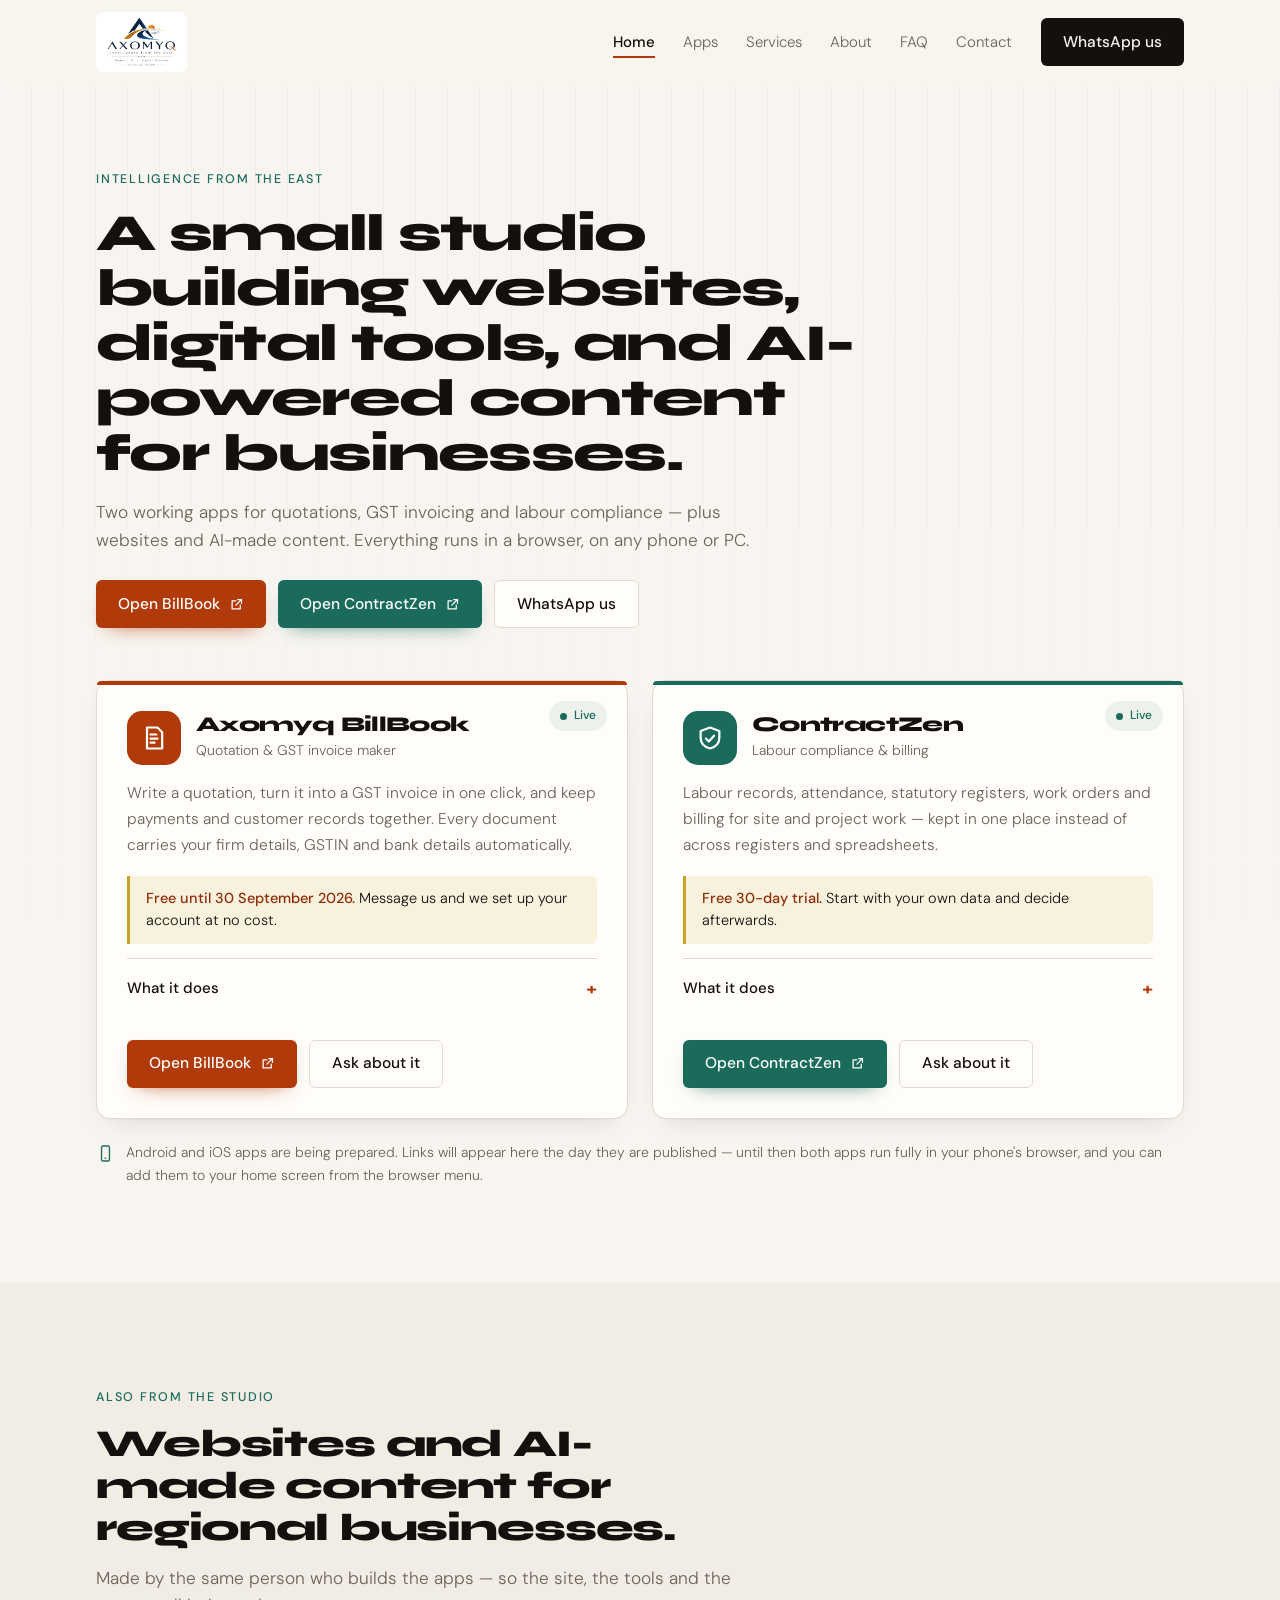
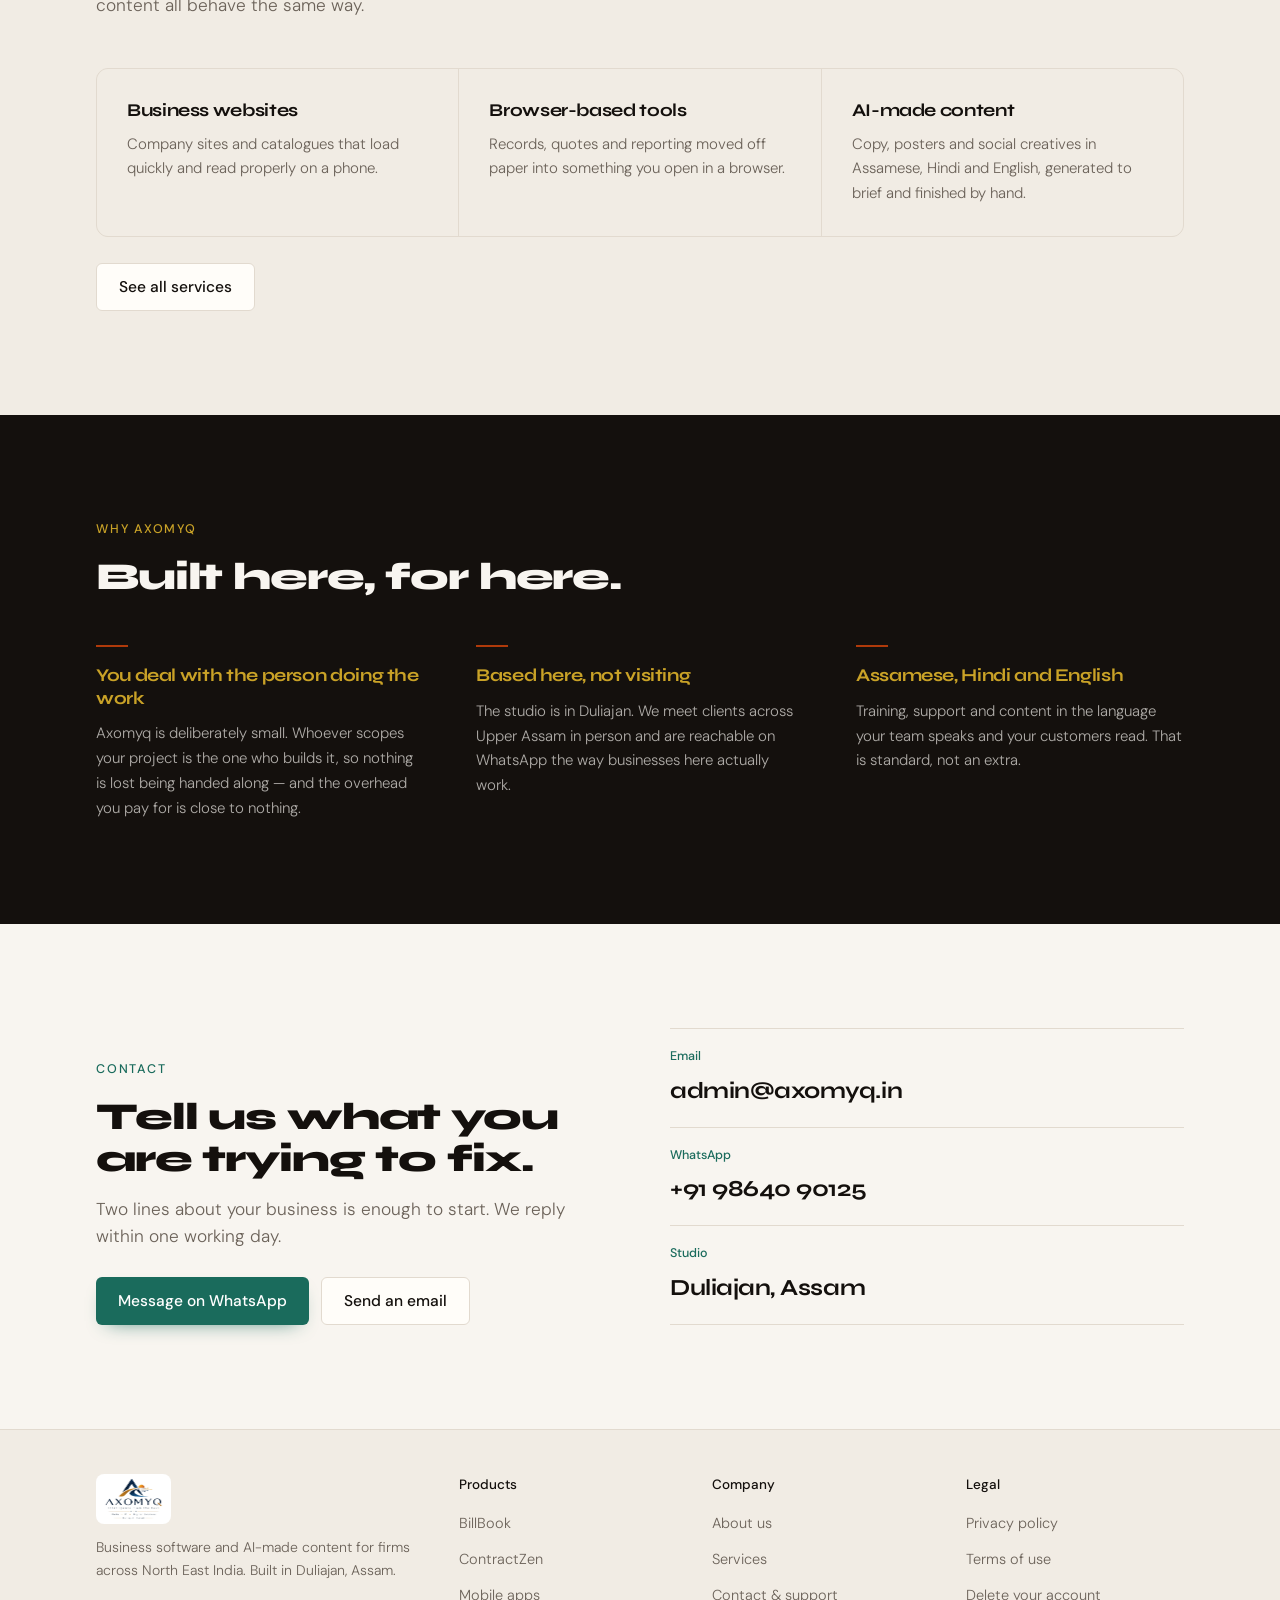
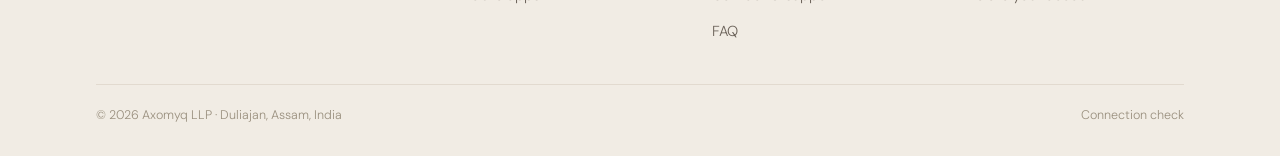
<file: index.html>
<!DOCTYPE html>
<html lang="en">
<head>
<meta charset="UTF-8">
<meta name="viewport" content="width=device-width, initial-scale=1, viewport-fit=cover">
<title>Axomyq — business software and AI media from Duliajan, Assam</title>
<meta name="description" content="Open BillBook for GST quotations and invoices, or ContractZen for labour compliance and billing. Websites and AI-made content for businesses across North East India.">
<link rel="canonical" href="https://www.axomyq.in/">
<meta name="theme-color" content="#F8F5F0">
<meta name="referrer" content="strict-origin-when-cross-origin">
<meta http-equiv="Content-Security-Policy" content="upgrade-insecure-requests">
<meta property="og:title" content="Axomyq — business software and AI media from Duliajan, Assam">
<meta property="og:description" content="Open BillBook for GST quotations and invoices, or ContractZen for labour compliance and billing. Websites and AI-made content for businesses across North East India.">
<meta property="og:type" content="website">
<meta property="og:url" content="https://www.axomyq.in/">
<meta property="og:image" content="https://www.axomyq.in/logo.jpeg">
<link rel="icon" href="/favicon.svg" type="image/svg+xml">
<link rel="apple-touch-icon" href="/logo.jpeg">
<link rel="manifest" href="/site.webmanifest">
<link rel="preload" href="/fonts/syne-latin-800-normal.woff2" as="font" type="font/woff2" crossorigin>
<link rel="preload" href="/fonts/dm-sans-latin-300-normal.woff2" as="font" type="font/woff2" crossorigin>
<link rel="stylesheet" href="/styles.css?v=a116f3fe">
</head>
<body>
<a class="skip" href="#main">Skip to content</a>
<header class="site-head" id="head">
  <div class="shell head-in">
    <a href="/" class="mark" aria-label="Axomyq home"><img src="/logo.jpeg" alt="Axomyq" width="240" height="240"></a>
    <nav class="nav" aria-label="Main"><a href="/" aria-current="page">Home</a><a href="/apps">Apps</a><a href="/services">Services</a><a href="/about">About</a><a href="/faq">FAQ</a><a href="/contact">Contact</a></nav>
    <a class="btn btn-ink head-cta" href="https://wa.me/919864090125" target="_blank" rel="noopener noreferrer">WhatsApp us</a>
    <button type="button" class="burger" id="burger" aria-controls="menu" aria-expanded="false" aria-label="Menu"><span></span><span></span><span></span></button>
  </div>
</header>
<nav class="menu" id="menu" aria-label="Mobile" hidden>
  <a href="/" aria-current="page">Home<small>Overview</small></a><a href="/apps">Apps<small>BillBook, ContractZen</small></a><a href="/services">Services<small>Websites, tools, content</small></a><a href="/about">About<small>Who we are</small></a><a href="/faq">FAQ<small>Common questions</small></a><a href="/contact">Contact<small>Support and sales</small></a>
  <div class="menu-cta">
    <a class="btn btn-primary" href="https://app.axomyq.in" target="_blank" rel="noopener noreferrer">Open BillBook <svg viewBox="0 0 24 24" aria-hidden="true"><path d="M14 4h6v6M20 4l-9 9M18 13v6H5V6h6"/></svg></a>
    <a class="btn btn-teal" href="https://contractzen.axomyq.in/" target="_blank" rel="noopener noreferrer">Open ContractZen <svg viewBox="0 0 24 24" aria-hidden="true"><path d="M14 4h6v6M20 4l-9 9M18 13v6H5V6h6"/></svg></a>
    <a class="btn btn-line" href="https://wa.me/919864090125" target="_blank" rel="noopener noreferrer">WhatsApp +91 98640 90125</a>
  </div>
  <div class="menu-legal"><a href="/privacy">Privacy</a><a href="/terms">Terms</a><a href="/delete-account">Delete account</a><a href="/status">Connection check</a></div>
</nav>
<main id="main">
<section class="hero"><div class="shell">
  <div class="hero-copy">
    <span class="eyebrow rise">Intelligence from the East</span>
    <h1 class="title rise rise-2">A small studio building websites, digital tools, and AI-powered content for businesses.</h1>
    <p class="lede rise rise-3">Two working apps for quotations, GST invoicing and labour compliance — plus websites and AI-made content. Everything runs in a browser, on any phone or PC.</p>
    <div class="btn-row rise rise-4">
      <a class="btn btn-primary" href="https://app.axomyq.in" target="_blank" rel="noopener noreferrer">Open BillBook <svg viewBox="0 0 24 24" aria-hidden="true"><path d="M14 4h6v6M20 4l-9 9M18 13v6H5V6h6"/></svg></a>
      <a class="btn btn-teal" href="https://contractzen.axomyq.in/" target="_blank" rel="noopener noreferrer">Open ContractZen <svg viewBox="0 0 24 24" aria-hidden="true"><path d="M14 4h6v6M20 4l-9 9M18 13v6H5V6h6"/></svg></a>
      <a class="btn btn-line" href="https://wa.me/919864090125" target="_blank" rel="noopener noreferrer">WhatsApp us</a>
    </div>
  </div>
  <div class="apps hero-apps rise rise-5"><article class="app billbook" id="billbook">
  <span class="badge"><span class="dot"></span>Live</span>
  <div class="app-head">
    <span class="app-icon billbook-bg"><svg viewBox="0 0 24 24" aria-hidden="true"><path d="M6 3h9l4 4v14H6z"/><path d="M9 9h5M9 12.5h6M9 16h3.5"/></svg></span>
    <span><h2 class="app-name">Axomyq BillBook</h2><span class="app-kind">Quotation &amp; GST invoice maker</span></span>
  </div>
  <p class="desc">Write a quotation, turn it into a GST invoice in one click, and keep payments and customer records together. Every document carries your firm details, GSTIN and bank details automatically.</p>
  <div class="offer"><b>Free until 30 September 2026.</b> Message us and we set up your account at no cost.</div>
  <details class="app-more"><summary>What it does</summary><ul class="feat"><li>Quotation to GST invoice in one click; proforma too</li><li>Multiple firms with separate numbering</li><li>Payment tracking with TDS and GST-TDS on receipts</li><li>GSTR-1 view, HSN summary, e-way bill JSON</li><li>Stock entries with automatic deduction on sale</li><li>Owner, Manager, Billing Clerk and Read-only roles</li></ul></details>
  <div class="btn-row">
    <a class="btn btn-primary" href="https://app.axomyq.in" target="_blank" rel="noopener noreferrer">Open BillBook <svg viewBox="0 0 24 24" aria-hidden="true"><path d="M14 4h6v6M20 4l-9 9M18 13v6H5V6h6"/></svg></a>
    <a class="btn btn-line" href="https://wa.me/919864090125" target="_blank" rel="noopener noreferrer">Ask about it</a>
  </div>
</article><article class="app contractzen" id="contractzen">
  <span class="badge"><span class="dot"></span>Live</span>
  <div class="app-head">
    <span class="app-icon contractzen-bg"><svg viewBox="0 0 24 24" aria-hidden="true"><path d="M12 3l8 3v6c0 4.5-3.4 7.7-8 9-4.6-1.3-8-4.5-8-9V6z"/><path d="M8.5 12.5l2.5 2.5 4.5-5"/></svg></span>
    <span><h2 class="app-name">ContractZen</h2><span class="app-kind">Labour compliance &amp; billing</span></span>
  </div>
  <p class="desc">Labour records, attendance, statutory registers, work orders and billing for site and project work — kept in one place instead of across registers and spreadsheets.</p>
  <div class="offer"><b>Free 30-day trial.</b> Start with your own data and decide afterwards.</div>
  <details class="app-more"><summary>What it does</summary><ul class="feat"><li>Employee dossiers with photos and ID details</li><li>Monthly attendance grid with CSV import</li><li>Payroll, bonus and exit settlement</li><li>PF and ESI ECR file generation</li><li>Statutory registers including Form IX</li><li>Work orders, invoices and retention tracking</li></ul></details>
  <div class="btn-row">
    <a class="btn btn-teal" href="https://contractzen.axomyq.in/" target="_blank" rel="noopener noreferrer">Open ContractZen <svg viewBox="0 0 24 24" aria-hidden="true"><path d="M14 4h6v6M20 4l-9 9M18 13v6H5V6h6"/></svg></a>
    <a class="btn btn-line" href="https://wa.me/919864090125" target="_blank" rel="noopener noreferrer">Ask about it</a>
  </div>
</article></div>
  <p class="note"><svg viewBox="0 0 24 24" width="19" height="19" aria-hidden="true" stroke="currentColor"><rect x="7" y="2.5" width="10" height="19" rx="2"/><path d="M11 18h2"/></svg><span>Android and iOS apps are being prepared. Links will appear here the day they are published — until then both apps run fully in your phone's browser, and you can add them to your home screen from the browser menu.</span></p>
</div></section>

<section class="band tint"><div class="shell">
  <div class="band-head reveal"><span class="eyebrow">Also from the studio</span>
    <h2 class="title">Websites and AI-made content for regional businesses.</h2>
    <p class="lede">Made by the same person who builds the apps — so the site, the tools and the content all behave the same way.</p></div>
  <div class="reveal"><div class="grid g3 stagger">
    <div><h3 class="sub">Business websites</h3><p>Company sites and catalogues that load quickly and read properly on a phone.</p></div>
    <div><h3 class="sub">Browser-based tools</h3><p>Records, quotes and reporting moved off paper into something you open in a browser.</p></div>
    <div><h3 class="sub">AI-made content</h3><p>Copy, posters and social creatives in Assamese, Hindi and English, generated to brief and finished by hand.</p></div>
  </div>
  <div class="btn-row"><a class="btn btn-line" href="/services">See all services</a></div></div>
</div></section>

<section class="band dark"><div class="shell">
  <div class="band-head reveal"><span class="eyebrow">Why Axomyq</span><h2 class="title">Built here, for here.</h2></div>
  <div class="reveal"><div class="why stagger">
    <div><div class="bar"></div><h3 class="sub">You deal with the person doing the work</h3><p>Axomyq is deliberately small. Whoever scopes your project is the one who builds it, so nothing is lost being handed along — and the overhead you pay for is close to nothing.</p></div>
    <div><div class="bar"></div><h3 class="sub">Based here, not visiting</h3><p>The studio is in Duliajan. We meet clients across Upper Assam in person and are reachable on WhatsApp the way businesses here actually work.</p></div>
    <div><div class="bar"></div><h3 class="sub">Assamese, Hindi and English</h3><p>Training, support and content in the language your team speaks and your customers read. That is standard, not an extra.</p></div>
  </div></div>
</div></section>

<section class="band"><div class="shell"><div class="contact reveal">
  <div><span class="eyebrow">Contact</span><h2 class="title">Tell us what you are trying to fix.</h2>
    <p class="lede">Two lines about your business is enough to start. We reply within one working day.</p>
    <div class="btn-row"><a class="btn btn-teal" href="https://wa.me/919864090125" target="_blank" rel="noopener noreferrer">Message on WhatsApp</a><a class="btn btn-line" href="mailto:admin@axomyq.in">Send an email</a></div></div>
  <div>
    <a class="chan" href="mailto:admin@axomyq.in"><span class="k">Email</span><span class="v">admin@axomyq.in</span></a>
    <a class="chan" href="https://wa.me/919864090125" target="_blank" rel="noopener noreferrer"><span class="k">WhatsApp</span><span class="v">+91 98640 90125</span></a>
    <a class="chan" href="/contact"><span class="k">Studio</span><span class="v">Duliajan, Assam</span></a>
  </div>
</div></div></section>
</main>
<footer class="site-foot">
  <div class="shell">
    <div class="foot-in">
      <div class="foot-brand">
        <img src="/logo.jpeg" alt="Axomyq" width="240" height="240">
        <p>Business software and AI-made content for firms across North East India. Built in Duliajan, Assam.</p>
      </div>
      <div class="foot-col"><h2 class="foot-h">Products</h2>
        <a href="/apps#billbook">BillBook</a><a href="/apps#contractzen">ContractZen</a><a href="/apps#mobile">Mobile apps</a></div>
      <div class="foot-col"><h2 class="foot-h">Company</h2>
        <a href="/about">About us</a><a href="/services">Services</a><a href="/contact">Contact &amp; support</a><a href="/faq">FAQ</a></div>
      <div class="foot-col"><h2 class="foot-h">Legal</h2>
        <a href="/privacy">Privacy policy</a><a href="/terms">Terms of use</a><a href="/delete-account">Delete your account</a></div>
    </div>
    <div class="legal"><span>© 2026 Axomyq LLP · Duliajan, Assam, India</span><span><a href="/status">Connection check</a></span></div>
  </div>
</footer>
<script src="/main.js?v=c68e80d4" defer></script>
</body>
</html>
</file>
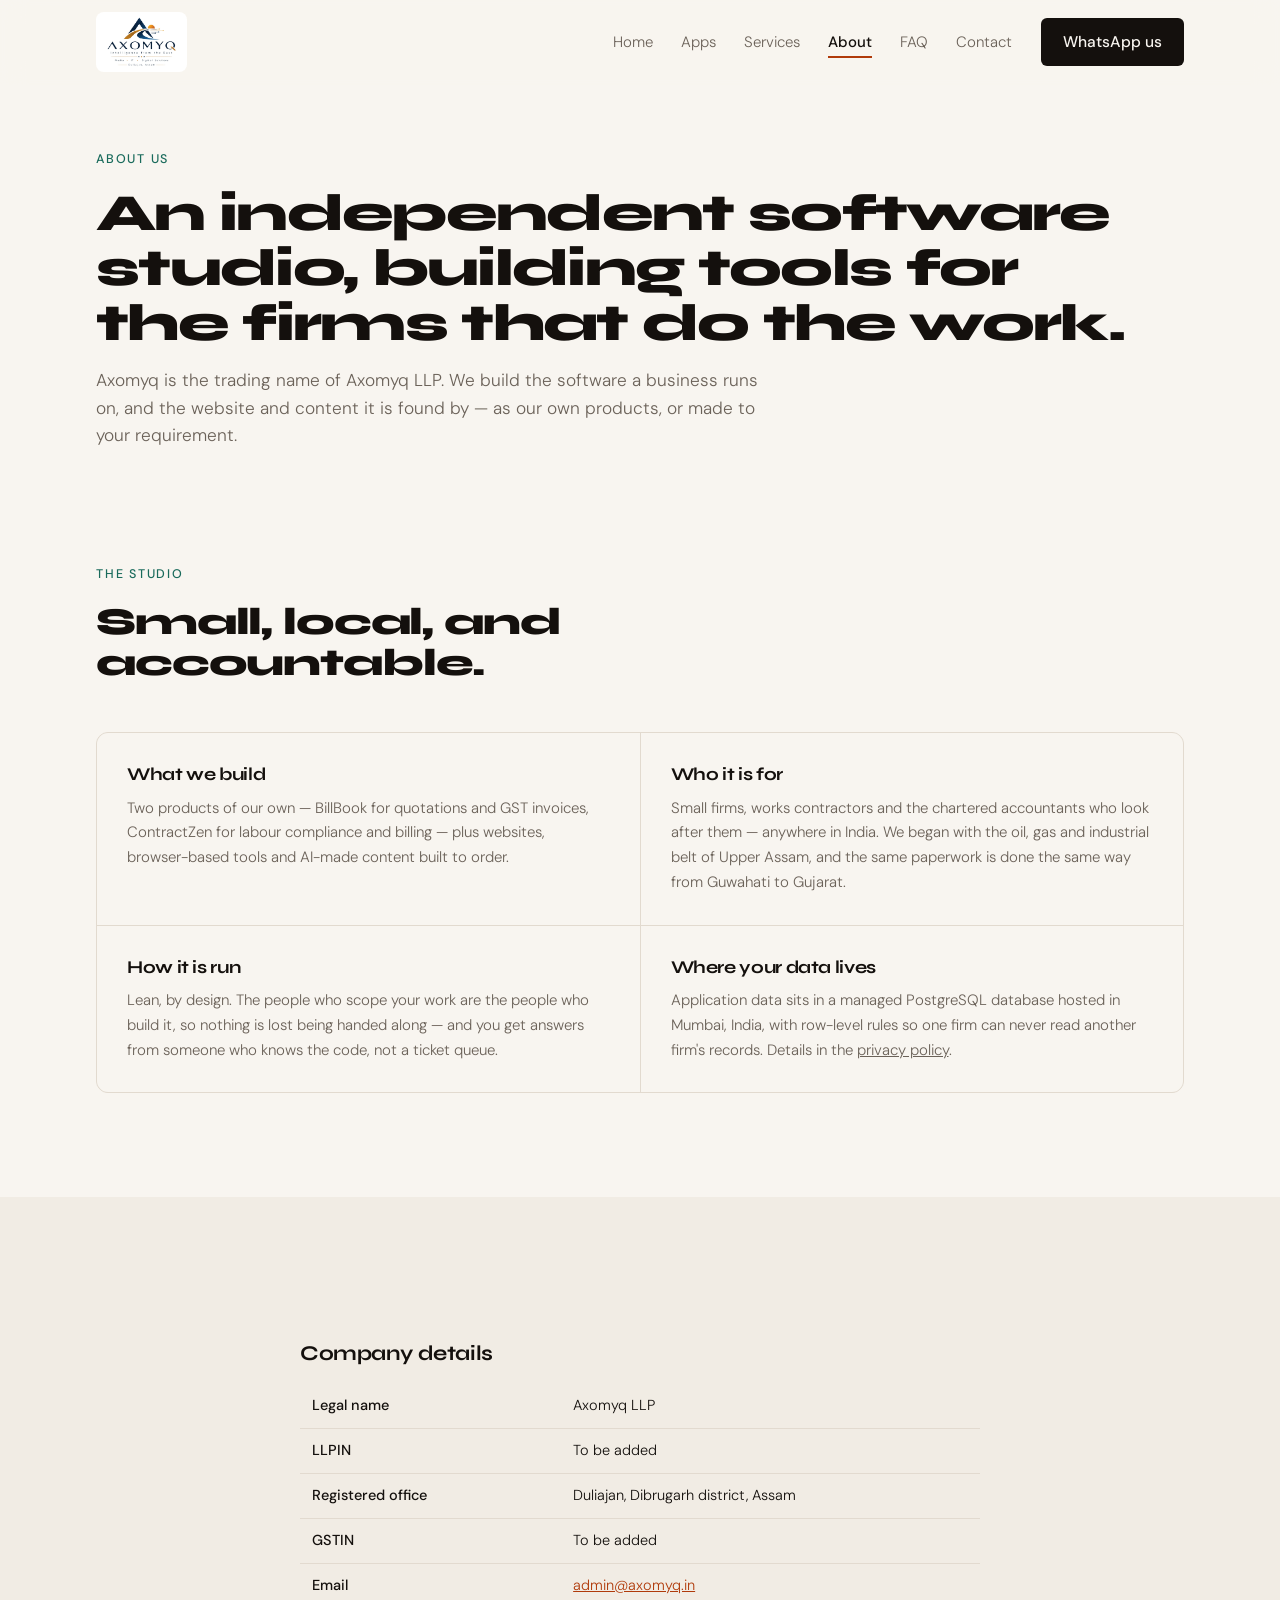
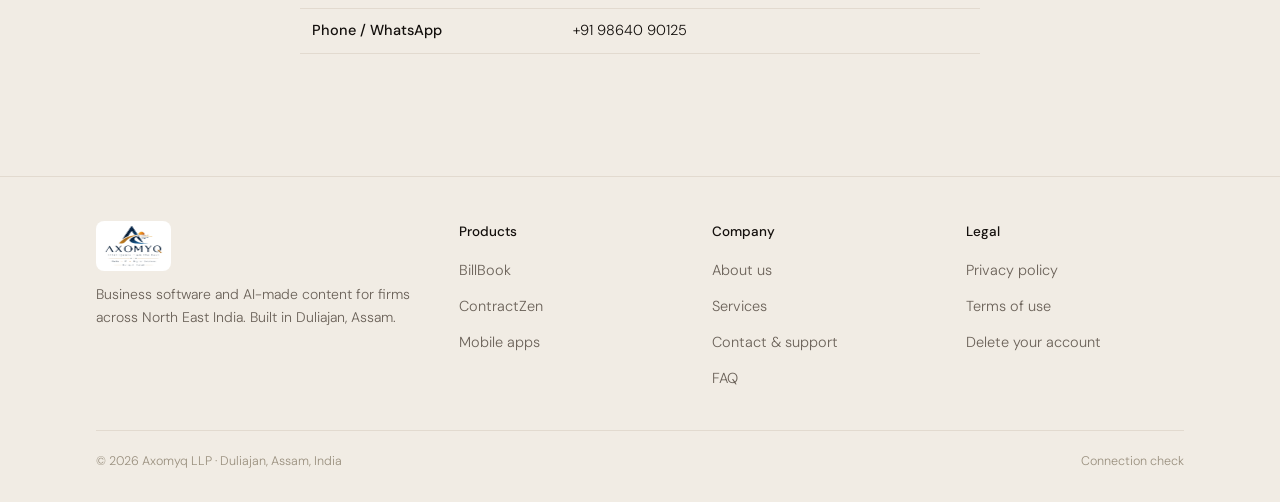
<file: about.html>
<!DOCTYPE html>
<html lang="en">
<head>
<meta charset="UTF-8">
<meta name="viewport" content="width=device-width, initial-scale=1, viewport-fit=cover">
<title>About Axomyq — a software studio in Duliajan, Assam</title>
<meta name="description" content="An independent software studio, building tools for the firms that do the work">
<link rel="canonical" href="https://www.axomyq.in/about">
<meta name="theme-color" content="#F8F5F0">
<meta name="referrer" content="strict-origin-when-cross-origin">
<meta http-equiv="Content-Security-Policy" content="upgrade-insecure-requests">
<meta property="og:title" content="About Axomyq — a software studio in Duliajan, Assam">
<meta property="og:description" content="Axomyq LLP is an independent software studio building practical, reliable digital tools for modern businesses.">
<meta property="og:type" content="website">
<meta property="og:url" content="https://www.axomyq.in/about">
<meta property="og:image" content="https://www.axomyq.in/logo.jpeg">
<link rel="icon" href="/favicon.svg" type="image/svg+xml">
<link rel="apple-touch-icon" href="/logo.jpeg">
<link rel="manifest" href="/site.webmanifest">
<link rel="preload" href="/fonts/syne-latin-800-normal.woff2" as="font" type="font/woff2" crossorigin>
<link rel="preload" href="/fonts/dm-sans-latin-300-normal.woff2" as="font" type="font/woff2" crossorigin>
<link rel="stylesheet" href="/styles.css?v=a116f3fe">
</head>
<body>
<a class="skip" href="#main">Skip to content</a>
<header class="site-head" id="head">
  <div class="shell head-in">
    <a href="/" class="mark" aria-label="Axomyq home"><img src="/logo.jpeg" alt="Axomyq" width="240" height="240"></a>
    <nav class="nav" aria-label="Main"><a href="/">Home</a><a href="/apps">Apps</a><a href="/services">Services</a><a href="/about" aria-current="page">About</a><a href="/faq">FAQ</a><a href="/contact">Contact</a></nav>
    <a class="btn btn-ink head-cta" href="https://wa.me/919864090125" target="_blank" rel="noopener noreferrer">WhatsApp us</a>
    <button type="button" class="burger" id="burger" aria-controls="menu" aria-expanded="false" aria-label="Menu"><span></span><span></span><span></span></button>
  </div>
</header>
<nav class="menu" id="menu" aria-label="Mobile" hidden>
  <a href="/">Home<small>Overview</small></a><a href="/apps">Apps<small>BillBook, ContractZen</small></a><a href="/services">Services<small>Websites, tools, content</small></a><a href="/about" aria-current="page">About<small>Who we are</small></a><a href="/faq">FAQ<small>Common questions</small></a><a href="/contact">Contact<small>Support and sales</small></a>
  <div class="menu-cta">
    <a class="btn btn-primary" href="https://app.axomyq.in" target="_blank" rel="noopener noreferrer">Open BillBook <svg viewBox="0 0 24 24" aria-hidden="true"><path d="M14 4h6v6M20 4l-9 9M18 13v6H5V6h6"/></svg></a>
    <a class="btn btn-teal" href="https://contractzen.axomyq.in/" target="_blank" rel="noopener noreferrer">Open ContractZen <svg viewBox="0 0 24 24" aria-hidden="true"><path d="M14 4h6v6M20 4l-9 9M18 13v6H5V6h6"/></svg></a>
    <a class="btn btn-line" href="https://wa.me/919864090125" target="_blank" rel="noopener noreferrer">WhatsApp +91 98640 90125</a>
  </div>
  <div class="menu-legal"><a href="/privacy">Privacy</a><a href="/terms">Terms</a><a href="/delete-account">Delete account</a><a href="/status">Connection check</a></div>
</nav>
<main id="main">
<section class="page-head"><div class="shell">
  <span class="eyebrow rise">About us</span>
  <h1 class="title rise rise-2">An independent software studio, building tools for the firms that do the work.</h1>
<p class="lede rise rise-3">Axomyq is the trading name of Axomyq LLP. We build the software a business runs on, and the website and content it is found by — as our own products, or made to your requirement.</p>
</div></section>
<section class="band"><div class="shell">
  <div class="band-head reveal"><span class="eyebrow">The studio</span><h2 class="title">Small, local, and accountable.</h2></div>
  <div class="reveal"><div class="grid g2 stagger">
  <div><h3 class="sub">What we build</h3><p>Two products of our own — BillBook for quotations and GST invoices, ContractZen for labour compliance and billing — plus websites, browser-based tools and AI-made content built to order.</p></div>
  <div><h3 class="sub">Who it is for</h3><p>Small firms, works contractors and the chartered accountants who look after them — anywhere in India. We began with the oil, gas and industrial belt of Upper Assam, and the same paperwork is done the same way from Guwahati to Gujarat.</p></div>
  <div><h3 class="sub">How it is run</h3><p>Lean, by design. The people who scope your work are the people who build it, so nothing is lost being handed along — and you get answers from someone who knows the code, not a ticket queue.</p></div>
  <div><h3 class="sub">Where your data lives</h3><p>Application data sits in a managed PostgreSQL database hosted in Mumbai, India, with row-level rules so one firm can never read another firm's records. Details in the <a href="/privacy">privacy policy</a>.</p></div>
</div></div>
</div></section>
<section class="band tint"><div class="shell prose reveal">
  <h2>Company details</h2>
  <div class="table-wrap"><table>
    <tr><th>Legal name</th><td>Axomyq LLP</td></tr>
    <tr><th>LLPIN</th><td>To be added</td></tr>
    <tr><th>Registered office</th><td>Duliajan, Dibrugarh district, Assam</td></tr>
    <tr><th>GSTIN</th><td>To be added</td></tr>
    <tr><th>Email</th><td><a href="mailto:admin@axomyq.in">admin@axomyq.in</a></td></tr>
    <tr><th>Phone / WhatsApp</th><td>+91 98640 90125</td></tr>
  </table></div>
</div></section>
</main>
<footer class="site-foot">
  <div class="shell">
    <div class="foot-in">
      <div class="foot-brand">
        <img src="/logo.jpeg" alt="Axomyq" width="240" height="240">
        <p>Business software and AI-made content for firms across North East India. Built in Duliajan, Assam.</p>
      </div>
      <div class="foot-col"><h2 class="foot-h">Products</h2>
        <a href="/apps#billbook">BillBook</a><a href="/apps#contractzen">ContractZen</a><a href="/apps#mobile">Mobile apps</a></div>
      <div class="foot-col"><h2 class="foot-h">Company</h2>
        <a href="/about">About us</a><a href="/services">Services</a><a href="/contact">Contact &amp; support</a><a href="/faq">FAQ</a></div>
      <div class="foot-col"><h2 class="foot-h">Legal</h2>
        <a href="/privacy">Privacy policy</a><a href="/terms">Terms of use</a><a href="/delete-account">Delete your account</a></div>
    </div>
    <div class="legal"><span>© 2026 Axomyq LLP · Duliajan, Assam, India</span><span><a href="/status">Connection check</a></span></div>
  </div>
</footer>
<script src="/main.js?v=c68e80d4" defer></script>
</body>
</html>
</file>
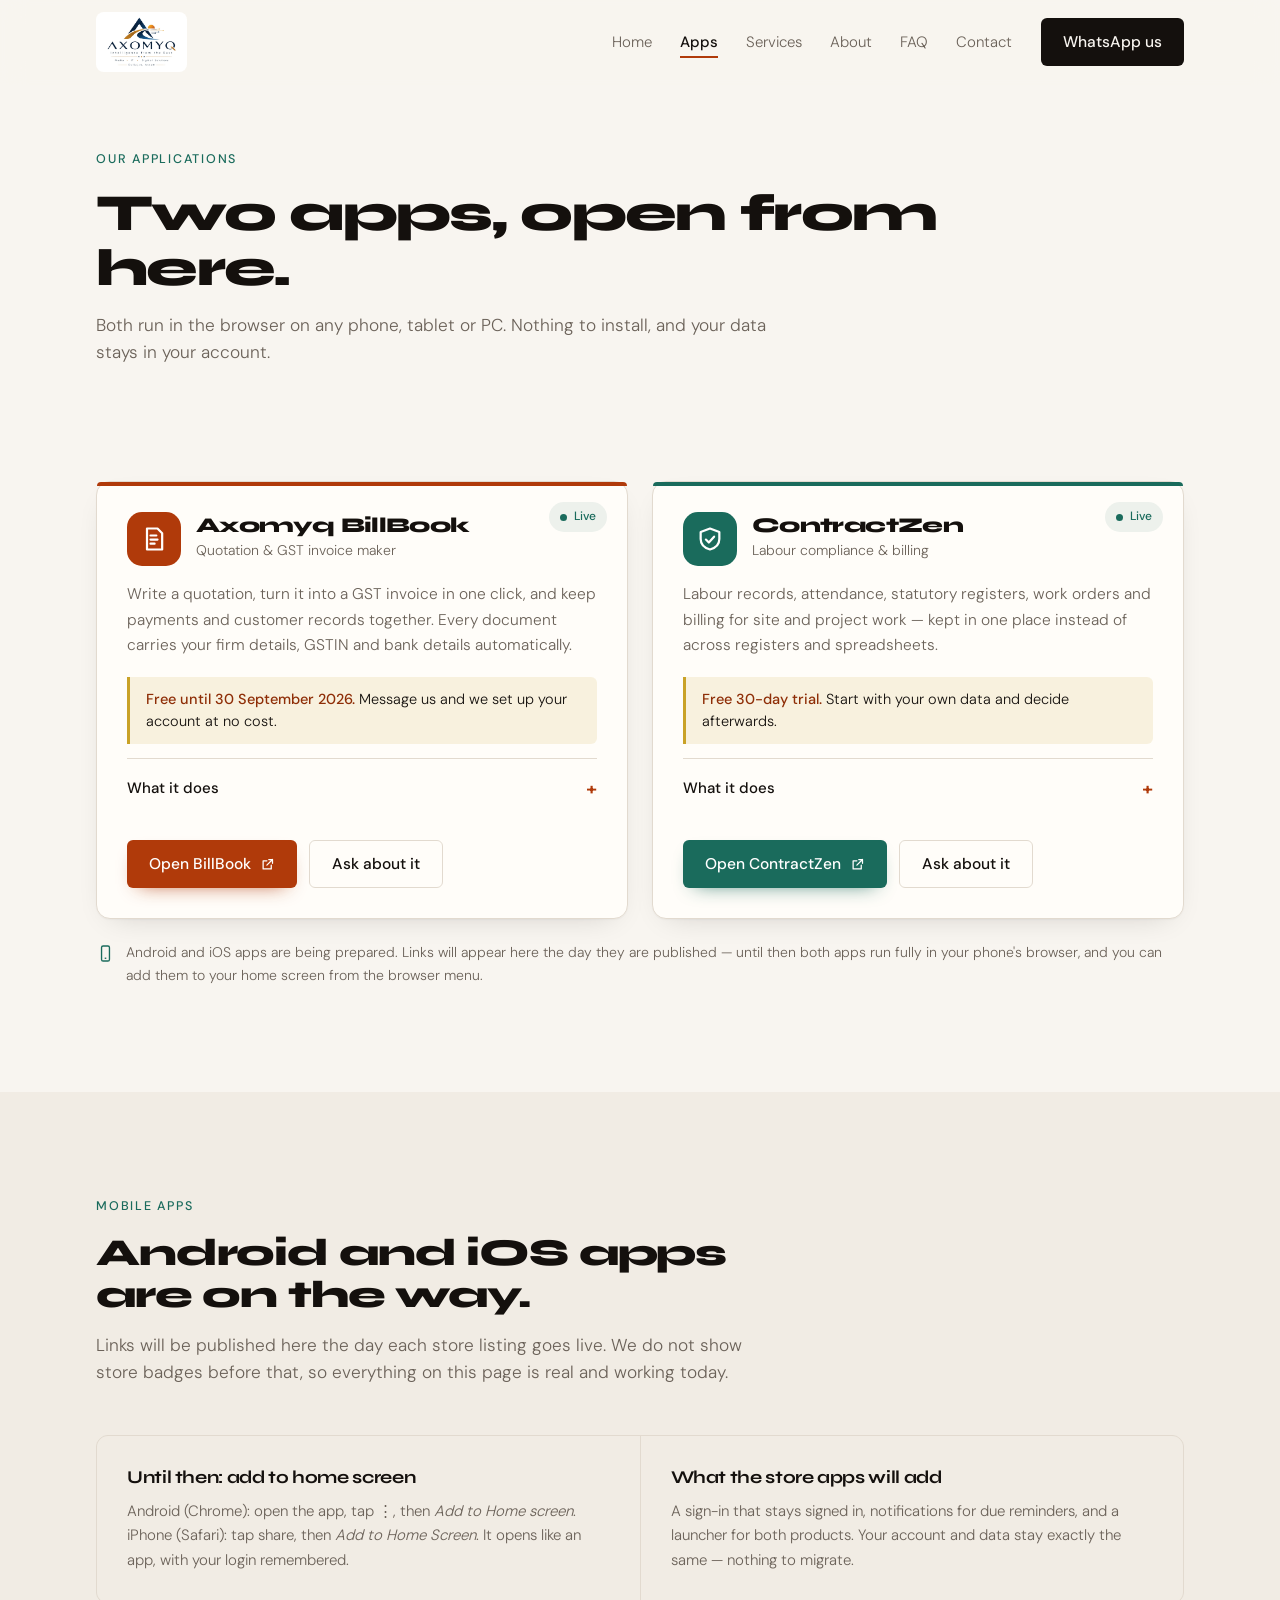
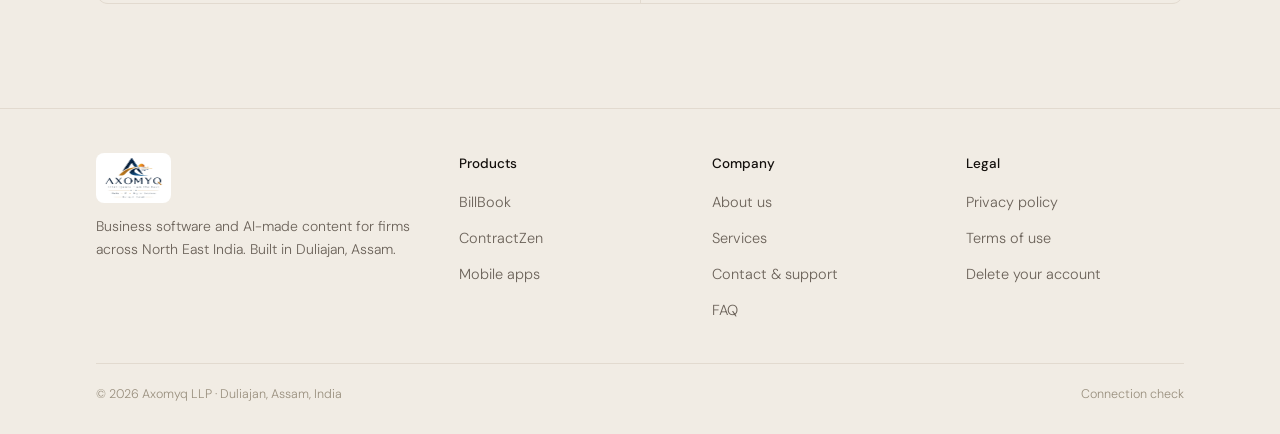
<file: apps.html>
<!DOCTYPE html>
<html lang="en">
<head>
<meta charset="UTF-8">
<meta name="viewport" content="width=device-width, initial-scale=1, viewport-fit=cover">
<title>Apps — BillBook and ContractZen | Axomyq</title>
<meta name="description" content="Open Axomyq BillBook (quotations and GST invoices) or ContractZen (labour compliance and billing). Features, trial terms and mobile app status.">
<link rel="canonical" href="https://www.axomyq.in/apps">
<meta name="theme-color" content="#F8F5F0">
<meta name="referrer" content="strict-origin-when-cross-origin">
<meta http-equiv="Content-Security-Policy" content="upgrade-insecure-requests">
<meta property="og:title" content="Apps — BillBook and ContractZen | Axomyq">
<meta property="og:description" content="Open Axomyq BillBook (quotations and GST invoices) or ContractZen (labour compliance and billing). Features, trial terms and mobile app status.">
<meta property="og:type" content="website">
<meta property="og:url" content="https://www.axomyq.in/apps">
<meta property="og:image" content="https://www.axomyq.in/logo.jpeg">
<link rel="icon" href="/favicon.svg" type="image/svg+xml">
<link rel="apple-touch-icon" href="/logo.jpeg">
<link rel="manifest" href="/site.webmanifest">
<link rel="preload" href="/fonts/syne-latin-800-normal.woff2" as="font" type="font/woff2" crossorigin>
<link rel="preload" href="/fonts/dm-sans-latin-300-normal.woff2" as="font" type="font/woff2" crossorigin>
<link rel="stylesheet" href="/styles.css?v=a116f3fe">
</head>
<body>
<a class="skip" href="#main">Skip to content</a>
<header class="site-head" id="head">
  <div class="shell head-in">
    <a href="/" class="mark" aria-label="Axomyq home"><img src="/logo.jpeg" alt="Axomyq" width="240" height="240"></a>
    <nav class="nav" aria-label="Main"><a href="/">Home</a><a href="/apps" aria-current="page">Apps</a><a href="/services">Services</a><a href="/about">About</a><a href="/faq">FAQ</a><a href="/contact">Contact</a></nav>
    <a class="btn btn-ink head-cta" href="https://wa.me/919864090125" target="_blank" rel="noopener noreferrer">WhatsApp us</a>
    <button type="button" class="burger" id="burger" aria-controls="menu" aria-expanded="false" aria-label="Menu"><span></span><span></span><span></span></button>
  </div>
</header>
<nav class="menu" id="menu" aria-label="Mobile" hidden>
  <a href="/">Home<small>Overview</small></a><a href="/apps" aria-current="page">Apps<small>BillBook, ContractZen</small></a><a href="/services">Services<small>Websites, tools, content</small></a><a href="/about">About<small>Who we are</small></a><a href="/faq">FAQ<small>Common questions</small></a><a href="/contact">Contact<small>Support and sales</small></a>
  <div class="menu-cta">
    <a class="btn btn-primary" href="https://app.axomyq.in" target="_blank" rel="noopener noreferrer">Open BillBook <svg viewBox="0 0 24 24" aria-hidden="true"><path d="M14 4h6v6M20 4l-9 9M18 13v6H5V6h6"/></svg></a>
    <a class="btn btn-teal" href="https://contractzen.axomyq.in/" target="_blank" rel="noopener noreferrer">Open ContractZen <svg viewBox="0 0 24 24" aria-hidden="true"><path d="M14 4h6v6M20 4l-9 9M18 13v6H5V6h6"/></svg></a>
    <a class="btn btn-line" href="https://wa.me/919864090125" target="_blank" rel="noopener noreferrer">WhatsApp +91 98640 90125</a>
  </div>
  <div class="menu-legal"><a href="/privacy">Privacy</a><a href="/terms">Terms</a><a href="/delete-account">Delete account</a><a href="/status">Connection check</a></div>
</nav>
<main id="main">
<section class="page-head"><div class="shell">
  <span class="eyebrow rise">Our applications</span>
  <h1 class="title rise rise-2">Two apps, open from here.</h1>
  <p class="lede rise rise-3">Both run in the browser on any phone, tablet or PC. Nothing to install, and your data stays in your account.</p>
</div></section>
<section class="band"><div class="shell"><div class="reveal"><div class="apps stagger"><article class="app billbook" id="billbook">
  <span class="badge"><span class="dot"></span>Live</span>
  <div class="app-head">
    <span class="app-icon billbook-bg"><svg viewBox="0 0 24 24" aria-hidden="true"><path d="M6 3h9l4 4v14H6z"/><path d="M9 9h5M9 12.5h6M9 16h3.5"/></svg></span>
    <span><h2 class="app-name">Axomyq BillBook</h2><span class="app-kind">Quotation &amp; GST invoice maker</span></span>
  </div>
  <p class="desc">Write a quotation, turn it into a GST invoice in one click, and keep payments and customer records together. Every document carries your firm details, GSTIN and bank details automatically.</p>
  <div class="offer"><b>Free until 30 September 2026.</b> Message us and we set up your account at no cost.</div>
  <details class="app-more"><summary>What it does</summary><ul class="feat"><li>Quotation to GST invoice in one click; proforma too</li><li>Multiple firms with separate numbering</li><li>Payment tracking with TDS and GST-TDS on receipts</li><li>GSTR-1 view, HSN summary, e-way bill JSON</li><li>Stock entries with automatic deduction on sale</li><li>Owner, Manager, Billing Clerk and Read-only roles</li></ul></details>
  <div class="btn-row">
    <a class="btn btn-primary" href="https://app.axomyq.in" target="_blank" rel="noopener noreferrer">Open BillBook <svg viewBox="0 0 24 24" aria-hidden="true"><path d="M14 4h6v6M20 4l-9 9M18 13v6H5V6h6"/></svg></a>
    <a class="btn btn-line" href="https://wa.me/919864090125" target="_blank" rel="noopener noreferrer">Ask about it</a>
  </div>
</article><article class="app contractzen" id="contractzen">
  <span class="badge"><span class="dot"></span>Live</span>
  <div class="app-head">
    <span class="app-icon contractzen-bg"><svg viewBox="0 0 24 24" aria-hidden="true"><path d="M12 3l8 3v6c0 4.5-3.4 7.7-8 9-4.6-1.3-8-4.5-8-9V6z"/><path d="M8.5 12.5l2.5 2.5 4.5-5"/></svg></span>
    <span><h2 class="app-name">ContractZen</h2><span class="app-kind">Labour compliance &amp; billing</span></span>
  </div>
  <p class="desc">Labour records, attendance, statutory registers, work orders and billing for site and project work — kept in one place instead of across registers and spreadsheets.</p>
  <div class="offer"><b>Free 30-day trial.</b> Start with your own data and decide afterwards.</div>
  <details class="app-more"><summary>What it does</summary><ul class="feat"><li>Employee dossiers with photos and ID details</li><li>Monthly attendance grid with CSV import</li><li>Payroll, bonus and exit settlement</li><li>PF and ESI ECR file generation</li><li>Statutory registers including Form IX</li><li>Work orders, invoices and retention tracking</li></ul></details>
  <div class="btn-row">
    <a class="btn btn-teal" href="https://contractzen.axomyq.in/" target="_blank" rel="noopener noreferrer">Open ContractZen <svg viewBox="0 0 24 24" aria-hidden="true"><path d="M14 4h6v6M20 4l-9 9M18 13v6H5V6h6"/></svg></a>
    <a class="btn btn-line" href="https://wa.me/919864090125" target="_blank" rel="noopener noreferrer">Ask about it</a>
  </div>
</article></div><p class="note"><svg viewBox="0 0 24 24" width="19" height="19" aria-hidden="true" stroke="currentColor"><rect x="7" y="2.5" width="10" height="19" rx="2"/><path d="M11 18h2"/></svg><span>Android and iOS apps are being prepared. Links will appear here the day they are published — until then both apps run fully in your phone's browser, and you can add them to your home screen from the browser menu.</span></p></div></div></section>
<section class="band tint" id="mobile"><div class="shell">
  <div class="band-head reveal"><span class="eyebrow">Mobile apps</span><h2 class="title">Android and iOS apps are on the way.</h2>
    <p class="lede">Links will be published here the day each store listing goes live. We do not show store badges before that, so everything on this page is real and working today.</p></div>
  <div class="reveal"><div class="grid g2 stagger">
    <div><h3 class="sub">Until then: add to home screen</h3><p>Android (Chrome): open the app, tap ⋮, then <em>Add to Home screen</em>. iPhone (Safari): tap share, then <em>Add to Home Screen</em>. It opens like an app, with your login remembered.</p></div>
    <div><h3 class="sub">What the store apps will add</h3><p>A sign-in that stays signed in, notifications for due reminders, and a launcher for both products. Your account and data stay exactly the same — nothing to migrate.</p></div>
  </div></div>
</div></section>
</main>
<footer class="site-foot">
  <div class="shell">
    <div class="foot-in">
      <div class="foot-brand">
        <img src="/logo.jpeg" alt="Axomyq" width="240" height="240">
        <p>Business software and AI-made content for firms across North East India. Built in Duliajan, Assam.</p>
      </div>
      <div class="foot-col"><h2 class="foot-h">Products</h2>
        <a href="/apps#billbook">BillBook</a><a href="/apps#contractzen">ContractZen</a><a href="/apps#mobile">Mobile apps</a></div>
      <div class="foot-col"><h2 class="foot-h">Company</h2>
        <a href="/about">About us</a><a href="/services">Services</a><a href="/contact">Contact &amp; support</a><a href="/faq">FAQ</a></div>
      <div class="foot-col"><h2 class="foot-h">Legal</h2>
        <a href="/privacy">Privacy policy</a><a href="/terms">Terms of use</a><a href="/delete-account">Delete your account</a></div>
    </div>
    <div class="legal"><span>© 2026 Axomyq LLP · Duliajan, Assam, India</span><span><a href="/status">Connection check</a></span></div>
  </div>
</footer>
<script src="/main.js?v=c68e80d4" defer></script>
</body>
</html>
</file>
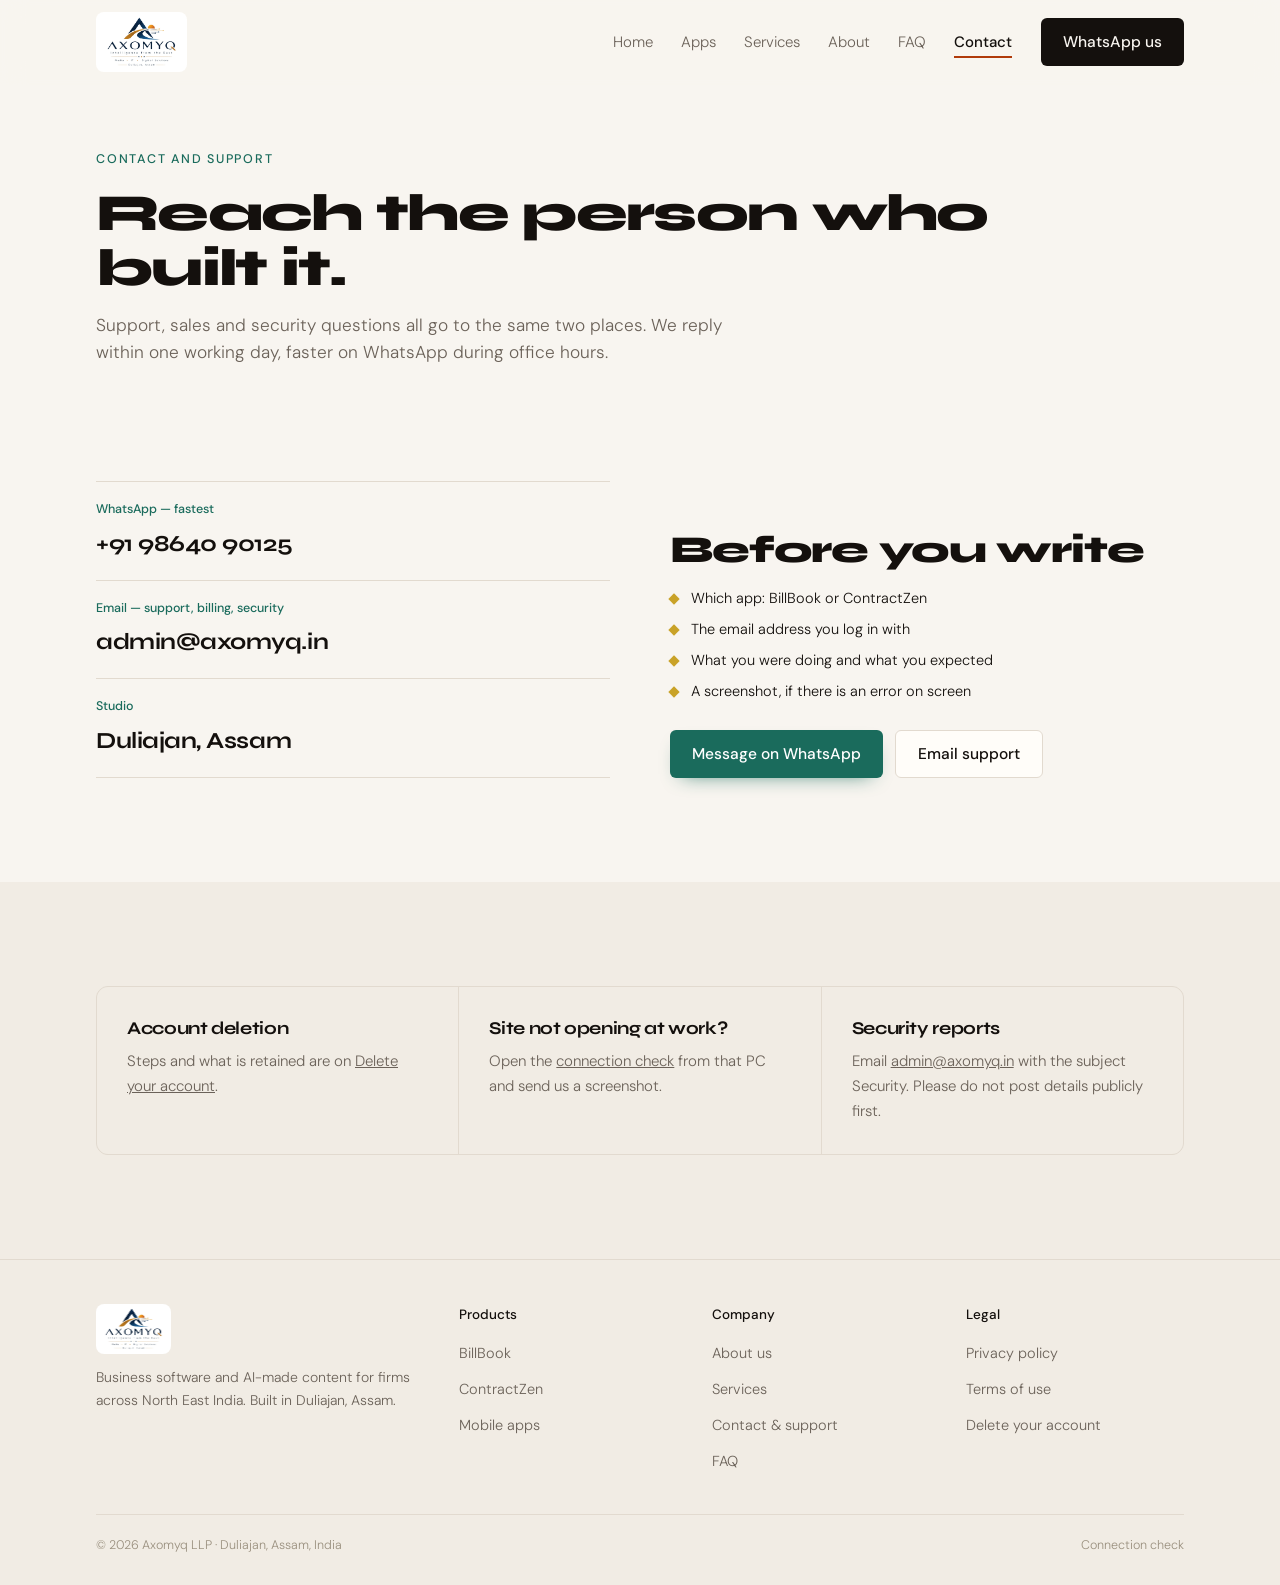
<file: contact.html>
<!DOCTYPE html>
<html lang="en">
<head>
<meta charset="UTF-8">
<meta name="viewport" content="width=device-width, initial-scale=1, viewport-fit=cover">
<title>Contact and support | Axomyq</title>
<meta name="description" content="Support, sales and security contact for Axomyq, BillBook and ContractZen. WhatsApp +91 98640 90125 or admin@axomyq.in.">
<link rel="canonical" href="https://www.axomyq.in/contact">
<meta name="theme-color" content="#F8F5F0">
<meta name="referrer" content="strict-origin-when-cross-origin">
<meta http-equiv="Content-Security-Policy" content="upgrade-insecure-requests">
<meta property="og:title" content="Contact and support | Axomyq">
<meta property="og:description" content="Support, sales and security contact for Axomyq, BillBook and ContractZen. WhatsApp +91 98640 90125 or admin@axomyq.in.">
<meta property="og:type" content="website">
<meta property="og:url" content="https://www.axomyq.in/contact">
<meta property="og:image" content="https://www.axomyq.in/logo.jpeg">
<link rel="icon" href="/favicon.svg" type="image/svg+xml">
<link rel="apple-touch-icon" href="/logo.jpeg">
<link rel="manifest" href="/site.webmanifest">
<link rel="preload" href="/fonts/syne-latin-800-normal.woff2" as="font" type="font/woff2" crossorigin>
<link rel="preload" href="/fonts/dm-sans-latin-300-normal.woff2" as="font" type="font/woff2" crossorigin>
<link rel="stylesheet" href="/styles.css?v=a116f3fe">
</head>
<body>
<a class="skip" href="#main">Skip to content</a>
<header class="site-head" id="head">
  <div class="shell head-in">
    <a href="/" class="mark" aria-label="Axomyq home"><img src="/logo.jpeg" alt="Axomyq" width="240" height="240"></a>
    <nav class="nav" aria-label="Main"><a href="/">Home</a><a href="/apps">Apps</a><a href="/services">Services</a><a href="/about">About</a><a href="/faq">FAQ</a><a href="/contact" aria-current="page">Contact</a></nav>
    <a class="btn btn-ink head-cta" href="https://wa.me/919864090125" target="_blank" rel="noopener noreferrer">WhatsApp us</a>
    <button type="button" class="burger" id="burger" aria-controls="menu" aria-expanded="false" aria-label="Menu"><span></span><span></span><span></span></button>
  </div>
</header>
<nav class="menu" id="menu" aria-label="Mobile" hidden>
  <a href="/">Home<small>Overview</small></a><a href="/apps">Apps<small>BillBook, ContractZen</small></a><a href="/services">Services<small>Websites, tools, content</small></a><a href="/about">About<small>Who we are</small></a><a href="/faq">FAQ<small>Common questions</small></a><a href="/contact" aria-current="page">Contact<small>Support and sales</small></a>
  <div class="menu-cta">
    <a class="btn btn-primary" href="https://app.axomyq.in" target="_blank" rel="noopener noreferrer">Open BillBook <svg viewBox="0 0 24 24" aria-hidden="true"><path d="M14 4h6v6M20 4l-9 9M18 13v6H5V6h6"/></svg></a>
    <a class="btn btn-teal" href="https://contractzen.axomyq.in/" target="_blank" rel="noopener noreferrer">Open ContractZen <svg viewBox="0 0 24 24" aria-hidden="true"><path d="M14 4h6v6M20 4l-9 9M18 13v6H5V6h6"/></svg></a>
    <a class="btn btn-line" href="https://wa.me/919864090125" target="_blank" rel="noopener noreferrer">WhatsApp +91 98640 90125</a>
  </div>
  <div class="menu-legal"><a href="/privacy">Privacy</a><a href="/terms">Terms</a><a href="/delete-account">Delete account</a><a href="/status">Connection check</a></div>
</nav>
<main id="main">
<section class="page-head"><div class="shell">
  <span class="eyebrow rise">Contact and support</span>
  <h1 class="title rise rise-2">Reach the person who built it.</h1>
  <p class="lede rise rise-3">Support, sales and security questions all go to the same two places. We reply within one working day, faster on WhatsApp during office hours.</p>
</div></section>
<section class="band"><div class="shell"><div class="contact reveal">
  <div>
    <a class="chan" href="https://wa.me/919864090125" target="_blank" rel="noopener noreferrer"><span class="k">WhatsApp — fastest</span><span class="v">+91 98640 90125</span></a>
    <a class="chan" href="mailto:admin@axomyq.in"><span class="k">Email — support, billing, security</span><span class="v">admin@axomyq.in</span></a>
    <a class="chan" href="https://maps.google.com/?q=Duliajan,Assam" target="_blank" rel="noopener noreferrer"><span class="k">Studio</span><span class="v">Duliajan, Assam</span></a>
  </div>
  <div>
    <h2 class="title">Before you write</h2>
    <ul class="feat">
      <li>Which app: BillBook or ContractZen</li>
      <li>The email address you log in with</li>
      <li>What you were doing and what you expected</li>
      <li>A screenshot, if there is an error on screen</li>
    </ul>
    <div class="btn-row"><a class="btn btn-teal" href="https://wa.me/919864090125" target="_blank" rel="noopener noreferrer">Message on WhatsApp</a><a class="btn btn-line" href="mailto:admin@axomyq.in?subject=Support%20request">Email support</a></div>
  </div>
</div></div></section>
<section class="band tint"><div class="shell"><div class="reveal"><div class="grid g3 stagger">
  <div><h3 class="sub">Account deletion</h3><p>Steps and what is retained are on <a href="/delete-account">Delete your account</a>.</p></div>
  <div><h3 class="sub">Site not opening at work?</h3><p>Open the <a href="/status">connection check</a> from that PC and send us a screenshot.</p></div>
  <div><h3 class="sub">Security reports</h3><p>Email <a href="mailto:admin@axomyq.in?subject=Security">admin@axomyq.in</a> with the subject Security. Please do not post details publicly first.</p></div>
</div></div></div></section>
</main>
<footer class="site-foot">
  <div class="shell">
    <div class="foot-in">
      <div class="foot-brand">
        <img src="/logo.jpeg" alt="Axomyq" width="240" height="240">
        <p>Business software and AI-made content for firms across North East India. Built in Duliajan, Assam.</p>
      </div>
      <div class="foot-col"><h2 class="foot-h">Products</h2>
        <a href="/apps#billbook">BillBook</a><a href="/apps#contractzen">ContractZen</a><a href="/apps#mobile">Mobile apps</a></div>
      <div class="foot-col"><h2 class="foot-h">Company</h2>
        <a href="/about">About us</a><a href="/services">Services</a><a href="/contact">Contact &amp; support</a><a href="/faq">FAQ</a></div>
      <div class="foot-col"><h2 class="foot-h">Legal</h2>
        <a href="/privacy">Privacy policy</a><a href="/terms">Terms of use</a><a href="/delete-account">Delete your account</a></div>
    </div>
    <div class="legal"><span>© 2026 Axomyq LLP · Duliajan, Assam, India</span><span><a href="/status">Connection check</a></span></div>
  </div>
</footer>
<script src="/main.js?v=c68e80d4" defer></script>
</body>
</html>
</file>
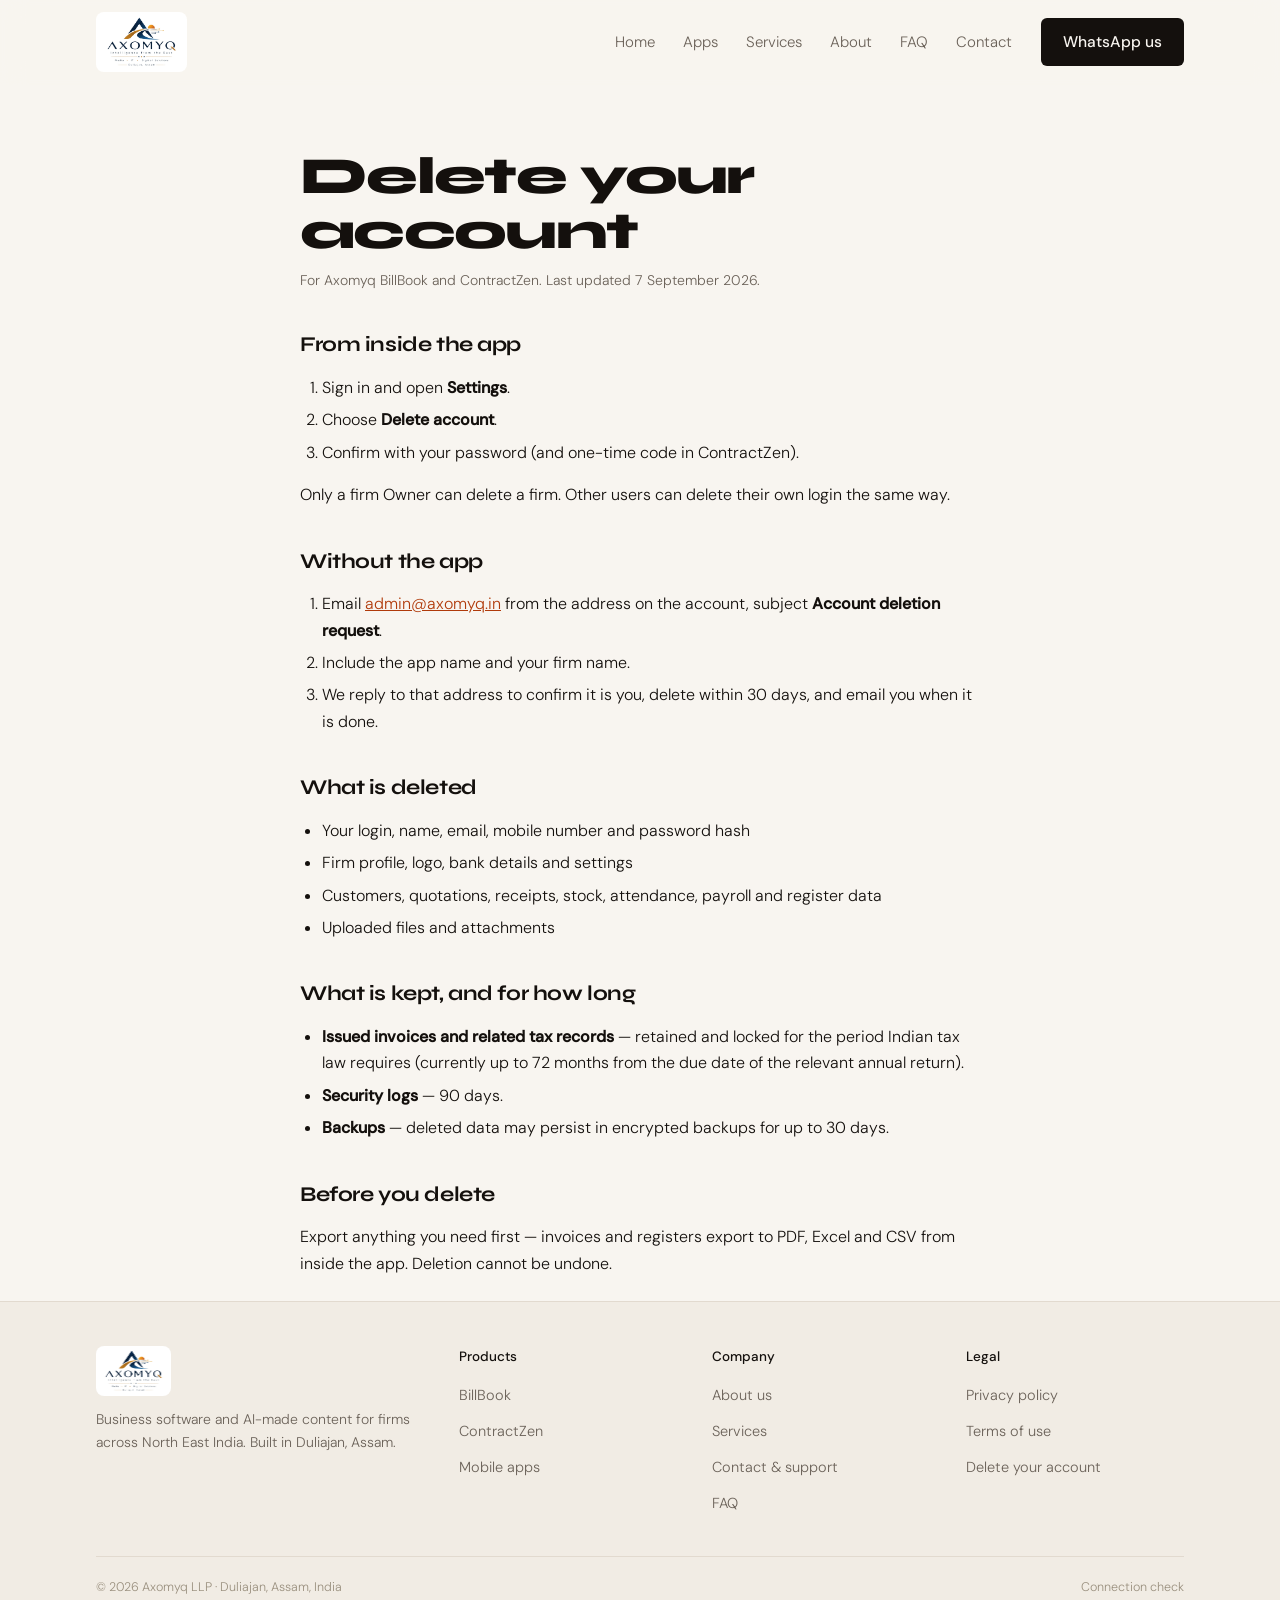
<file: delete-account.html>
<!DOCTYPE html>
<html lang="en">
<head>
<meta charset="UTF-8">
<meta name="viewport" content="width=device-width, initial-scale=1, viewport-fit=cover">
<title>Delete your account — BillBook and ContractZen | Axomyq</title>
<meta name="description" content="How to delete your Axomyq BillBook or ContractZen account and data, what is removed, and what tax law requires us to keep.">
<link rel="canonical" href="https://www.axomyq.in/delete-account">
<meta name="theme-color" content="#F8F5F0">
<meta name="referrer" content="strict-origin-when-cross-origin">
<meta http-equiv="Content-Security-Policy" content="upgrade-insecure-requests">
<meta property="og:title" content="Delete your account — BillBook and ContractZen | Axomyq">
<meta property="og:description" content="How to delete your Axomyq BillBook or ContractZen account and data, what is removed, and what tax law requires us to keep.">
<meta property="og:type" content="website">
<meta property="og:url" content="https://www.axomyq.in/delete-account">
<meta property="og:image" content="https://www.axomyq.in/logo.jpeg">
<link rel="icon" href="/favicon.svg" type="image/svg+xml">
<link rel="apple-touch-icon" href="/logo.jpeg">
<link rel="manifest" href="/site.webmanifest">
<link rel="preload" href="/fonts/syne-latin-800-normal.woff2" as="font" type="font/woff2" crossorigin>
<link rel="preload" href="/fonts/dm-sans-latin-300-normal.woff2" as="font" type="font/woff2" crossorigin>
<link rel="stylesheet" href="/styles.css?v=a116f3fe">
</head>
<body>
<a class="skip" href="#main">Skip to content</a>
<header class="site-head" id="head">
  <div class="shell head-in">
    <a href="/" class="mark" aria-label="Axomyq home"><img src="/logo.jpeg" alt="Axomyq" width="240" height="240"></a>
    <nav class="nav" aria-label="Main"><a href="/">Home</a><a href="/apps">Apps</a><a href="/services">Services</a><a href="/about">About</a><a href="/faq">FAQ</a><a href="/contact">Contact</a></nav>
    <a class="btn btn-ink head-cta" href="https://wa.me/919864090125" target="_blank" rel="noopener noreferrer">WhatsApp us</a>
    <button type="button" class="burger" id="burger" aria-controls="menu" aria-expanded="false" aria-label="Menu"><span></span><span></span><span></span></button>
  </div>
</header>
<nav class="menu" id="menu" aria-label="Mobile" hidden>
  <a href="/">Home<small>Overview</small></a><a href="/apps">Apps<small>BillBook, ContractZen</small></a><a href="/services">Services<small>Websites, tools, content</small></a><a href="/about">About<small>Who we are</small></a><a href="/faq">FAQ<small>Common questions</small></a><a href="/contact">Contact<small>Support and sales</small></a>
  <div class="menu-cta">
    <a class="btn btn-primary" href="https://app.axomyq.in" target="_blank" rel="noopener noreferrer">Open BillBook <svg viewBox="0 0 24 24" aria-hidden="true"><path d="M14 4h6v6M20 4l-9 9M18 13v6H5V6h6"/></svg></a>
    <a class="btn btn-teal" href="https://contractzen.axomyq.in/" target="_blank" rel="noopener noreferrer">Open ContractZen <svg viewBox="0 0 24 24" aria-hidden="true"><path d="M14 4h6v6M20 4l-9 9M18 13v6H5V6h6"/></svg></a>
    <a class="btn btn-line" href="https://wa.me/919864090125" target="_blank" rel="noopener noreferrer">WhatsApp +91 98640 90125</a>
  </div>
  <div class="menu-legal"><a href="/privacy">Privacy</a><a href="/terms">Terms</a><a href="/delete-account">Delete account</a><a href="/status">Connection check</a></div>
</nav>
<main id="main">
<section class="page-head"><div class="shell prose">
  <h1 class="title">Delete your account</h1>
  <p class="meta">For Axomyq BillBook and ContractZen. Last updated 7 September 2026.</p>
  <h2>From inside the app</h2>
  <ol><li>Sign in and open <strong>Settings</strong>.</li><li>Choose <strong>Delete account</strong>.</li><li>Confirm with your password (and one-time code in ContractZen).</li></ol>
  <p>Only a firm Owner can delete a firm. Other users can delete their own login the same way.</p>
  <h2>Without the app</h2>
  <ol><li>Email <a href="mailto:admin@axomyq.in?subject=Account%20deletion%20request">admin@axomyq.in</a> from the address on the account, subject <strong>Account deletion request</strong>.</li>
  <li>Include the app name and your firm name.</li>
  <li>We reply to that address to confirm it is you, delete within 30 days, and email you when it is done.</li></ol>
  <h2>What is deleted</h2>
  <ul><li>Your login, name, email, mobile number and password hash</li><li>Firm profile, logo, bank details and settings</li>
  <li>Customers, quotations, receipts, stock, attendance, payroll and register data</li><li>Uploaded files and attachments</li></ul>
  <h2>What is kept, and for how long</h2>
  <ul><li><strong>Issued invoices and related tax records</strong> — retained and locked for the period Indian tax law requires (currently up to 72 months from the due date of the relevant annual return).</li>
  <li><strong>Security logs</strong> — 90 days.</li>
  <li><strong>Backups</strong> — deleted data may persist in encrypted backups for up to 30 days.</li></ul>
  <h2>Before you delete</h2>
  <p>Export anything you need first — invoices and registers export to PDF, Excel and CSV from inside the app. Deletion cannot be undone.</p>
</div></section>
</main>
<footer class="site-foot">
  <div class="shell">
    <div class="foot-in">
      <div class="foot-brand">
        <img src="/logo.jpeg" alt="Axomyq" width="240" height="240">
        <p>Business software and AI-made content for firms across North East India. Built in Duliajan, Assam.</p>
      </div>
      <div class="foot-col"><h2 class="foot-h">Products</h2>
        <a href="/apps#billbook">BillBook</a><a href="/apps#contractzen">ContractZen</a><a href="/apps#mobile">Mobile apps</a></div>
      <div class="foot-col"><h2 class="foot-h">Company</h2>
        <a href="/about">About us</a><a href="/services">Services</a><a href="/contact">Contact &amp; support</a><a href="/faq">FAQ</a></div>
      <div class="foot-col"><h2 class="foot-h">Legal</h2>
        <a href="/privacy">Privacy policy</a><a href="/terms">Terms of use</a><a href="/delete-account">Delete your account</a></div>
    </div>
    <div class="legal"><span>© 2026 Axomyq LLP · Duliajan, Assam, India</span><span><a href="/status">Connection check</a></span></div>
  </div>
</footer>
<script src="/main.js?v=c68e80d4" defer></script>
</body>
</html>
</file>
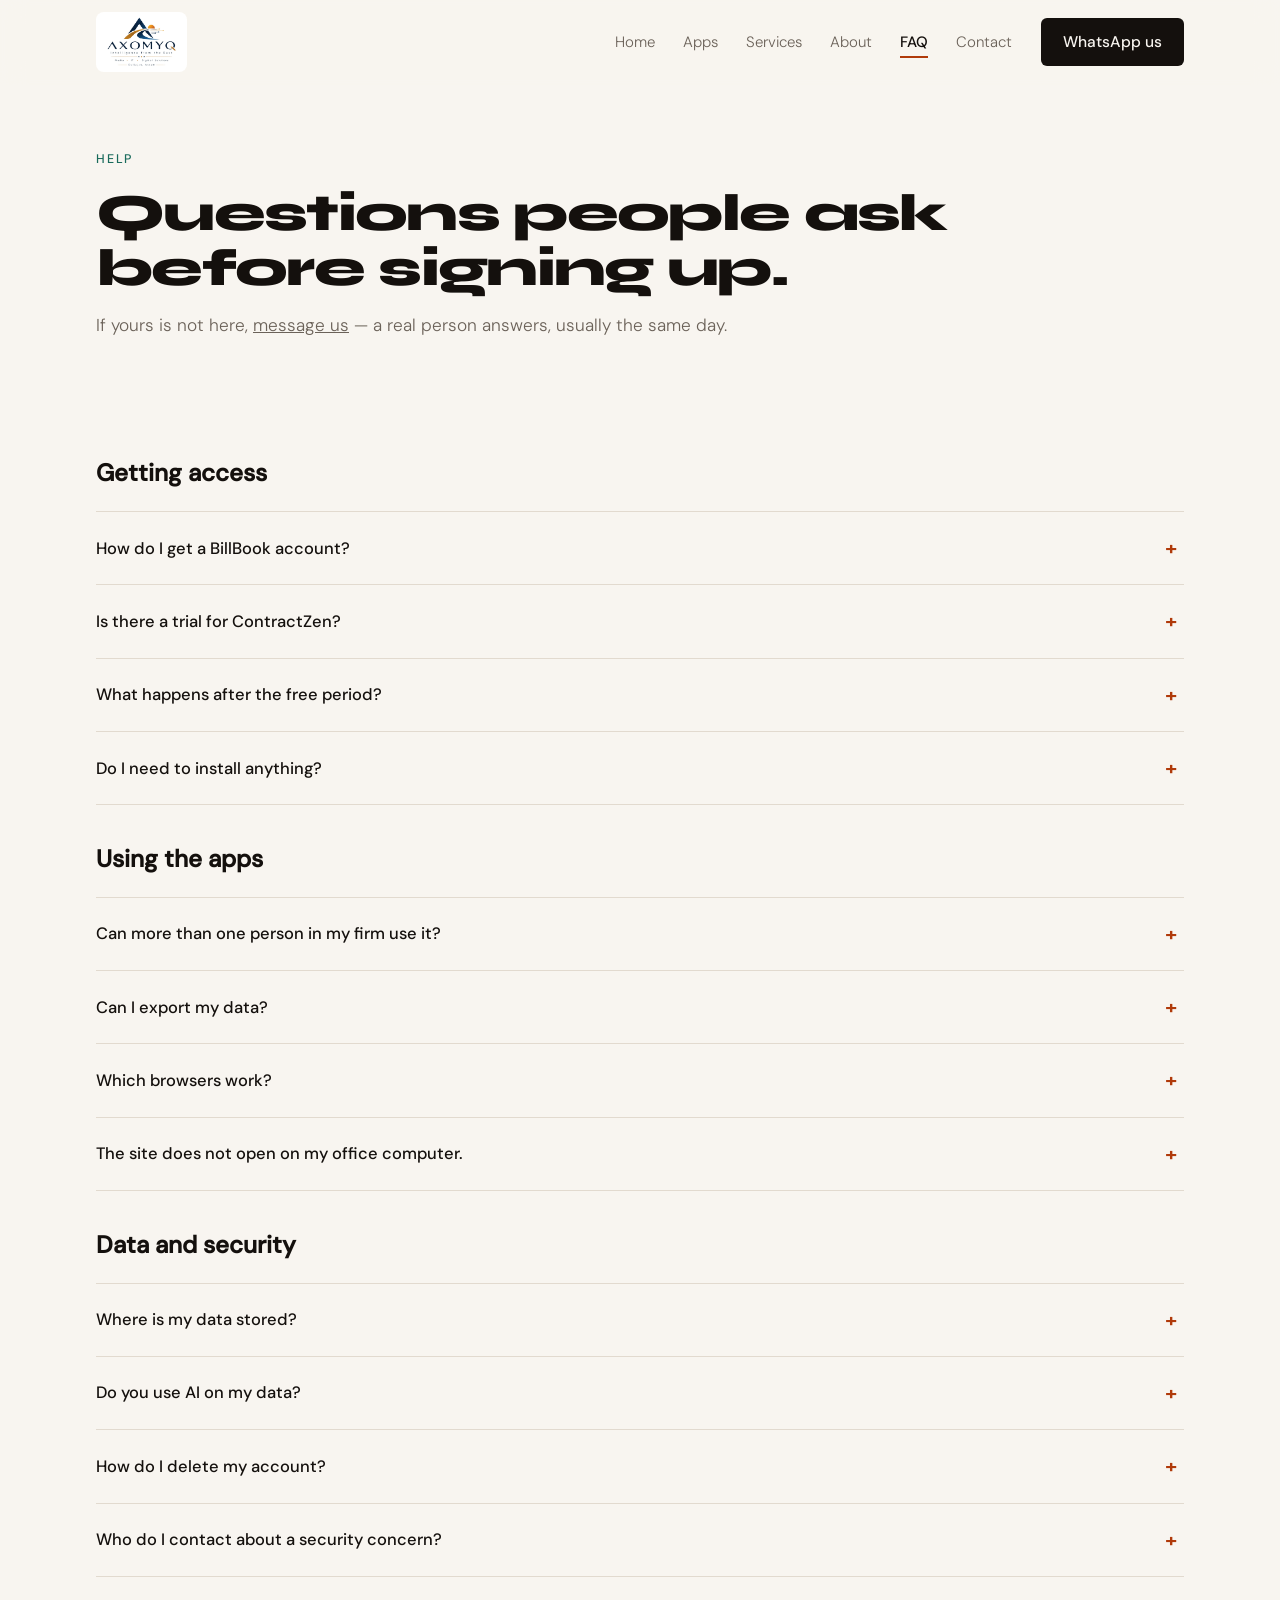
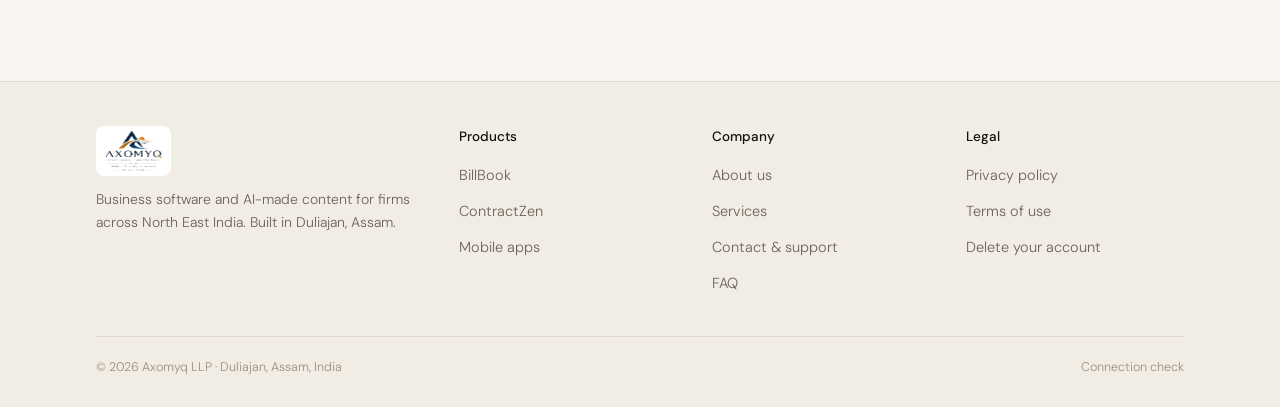
<file: faq.html>
<!DOCTYPE html>
<html lang="en">
<head>
<meta charset="UTF-8">
<meta name="viewport" content="width=device-width, initial-scale=1, viewport-fit=cover">
<title>FAQ — accounts, trials, data and security | Axomyq</title>
<meta name="description" content="Answers about BillBook and ContractZen accounts, free access, trials, browsers, data storage, AI use and account deletion.">
<link rel="canonical" href="https://www.axomyq.in/faq">
<meta name="theme-color" content="#F8F5F0">
<meta name="referrer" content="strict-origin-when-cross-origin">
<meta http-equiv="Content-Security-Policy" content="upgrade-insecure-requests">
<meta property="og:title" content="FAQ — accounts, trials, data and security | Axomyq">
<meta property="og:description" content="Answers about BillBook and ContractZen accounts, free access, trials, browsers, data storage, AI use and account deletion.">
<meta property="og:type" content="website">
<meta property="og:url" content="https://www.axomyq.in/faq">
<meta property="og:image" content="https://www.axomyq.in/logo.jpeg">
<link rel="icon" href="/favicon.svg" type="image/svg+xml">
<link rel="apple-touch-icon" href="/logo.jpeg">
<link rel="manifest" href="/site.webmanifest">
<link rel="preload" href="/fonts/syne-latin-800-normal.woff2" as="font" type="font/woff2" crossorigin>
<link rel="preload" href="/fonts/dm-sans-latin-300-normal.woff2" as="font" type="font/woff2" crossorigin>
<link rel="stylesheet" href="/styles.css?v=a116f3fe">
</head>
<body>
<a class="skip" href="#main">Skip to content</a>
<header class="site-head" id="head">
  <div class="shell head-in">
    <a href="/" class="mark" aria-label="Axomyq home"><img src="/logo.jpeg" alt="Axomyq" width="240" height="240"></a>
    <nav class="nav" aria-label="Main"><a href="/">Home</a><a href="/apps">Apps</a><a href="/services">Services</a><a href="/about">About</a><a href="/faq" aria-current="page">FAQ</a><a href="/contact">Contact</a></nav>
    <a class="btn btn-ink head-cta" href="https://wa.me/919864090125" target="_blank" rel="noopener noreferrer">WhatsApp us</a>
    <button type="button" class="burger" id="burger" aria-controls="menu" aria-expanded="false" aria-label="Menu"><span></span><span></span><span></span></button>
  </div>
</header>
<nav class="menu" id="menu" aria-label="Mobile" hidden>
  <a href="/">Home<small>Overview</small></a><a href="/apps">Apps<small>BillBook, ContractZen</small></a><a href="/services">Services<small>Websites, tools, content</small></a><a href="/about">About<small>Who we are</small></a><a href="/faq" aria-current="page">FAQ<small>Common questions</small></a><a href="/contact">Contact<small>Support and sales</small></a>
  <div class="menu-cta">
    <a class="btn btn-primary" href="https://app.axomyq.in" target="_blank" rel="noopener noreferrer">Open BillBook <svg viewBox="0 0 24 24" aria-hidden="true"><path d="M14 4h6v6M20 4l-9 9M18 13v6H5V6h6"/></svg></a>
    <a class="btn btn-teal" href="https://contractzen.axomyq.in/" target="_blank" rel="noopener noreferrer">Open ContractZen <svg viewBox="0 0 24 24" aria-hidden="true"><path d="M14 4h6v6M20 4l-9 9M18 13v6H5V6h6"/></svg></a>
    <a class="btn btn-line" href="https://wa.me/919864090125" target="_blank" rel="noopener noreferrer">WhatsApp +91 98640 90125</a>
  </div>
  <div class="menu-legal"><a href="/privacy">Privacy</a><a href="/terms">Terms</a><a href="/delete-account">Delete account</a><a href="/status">Connection check</a></div>
</nav>
<main id="main">
<section class="page-head"><div class="shell">
  <span class="eyebrow rise">Help</span>
  <h1 class="title rise rise-2">Questions people ask before signing up.</h1>
  <p class="lede rise rise-3">If yours is not here, <a href="/contact">message us</a> — a real person answers, usually the same day.</p>
</div></section>
<section class="band"><div class="shell">
  <div class="reveal"><h2 class="sub">Getting access</h2><div class="faq">
  <details><summary>How do I get a BillBook account?</summary><div class="a"><p>Message us on WhatsApp or email with your firm name and GSTIN if you have one. We create the account and send your login. Until 30 September 2026 this is free.</p></div></details>
  <details><summary>Is there a trial for ContractZen?</summary><div class="a"><p>Yes — 30 days with your own data. No card to enter. At the end we ask whether you want to continue; nothing is charged automatically.</p></div></details>
  <details><summary>What happens after the free period?</summary><div class="a"><p>Paid plans will be announced before the free period ends, with notice to every account. Your data is never deleted because a free period ended.</p></div></details>
  <details><summary>Do I need to install anything?</summary><div class="a"><p>No. Both apps run in a browser. On a phone, add the app to your home screen from the browser menu and it opens like any other app.</p></div></details>
  </div></div>
  <div class="reveal faq-group"><h2 class="sub">Using the apps</h2><div class="faq">
  <details><summary>Can more than one person in my firm use it?</summary><div class="a"><p>Yes. BillBook has Owner, Manager, Billing Clerk and Read-only roles; ContractZen supports multiple users per firm with an audit trail of who changed what.</p></div></details>
  <details><summary>Can I export my data?</summary><div class="a"><p>Yes. Invoices and registers export to PDF, Excel and CSV, and BillBook exports e-way bill JSON. You are not locked in.</p></div></details>
  <details><summary>Which browsers work?</summary><div class="a"><p>Current versions of Chrome, Edge, Firefox and Safari on Windows, Mac, Android and iPhone. Internet Explorer is not supported.</p></div></details>
  <details><summary>The site does not open on my office computer.</summary><div class="a"><p>Some office networks block newly registered domains or cloud hosting by category. Open the <a href='/status'>connection check page</a> from that PC and send us a screenshot — it tells us whether the block is on the network or the PC, and we will give your IT team the exact domains to allow.</p></div></details>
  </div></div>
  <div class="reveal faq-group"><h2 class="sub">Data and security</h2><div class="faq">
  <details><summary>Where is my data stored?</summary><div class="a"><p>In a managed PostgreSQL database hosted in Mumbai, India. Each firm's records are isolated at the database level, and ContractZen logins need a one-time code as well as a password.</p></div></details>
  <details><summary>Do you use AI on my data?</summary><div class="a"><p>Only for features you choose to use, such as the AI quotation writer, and only the text you enter into that feature is sent for processing. Details are in the <a href='/privacy'>privacy policy</a>.</p></div></details>
  <details><summary>How do I delete my account?</summary><div class="a"><p>Follow the steps on <a href='/delete-account'>Delete your account</a>. Some invoice records must be kept for the period Indian tax law requires; that page explains what is removed and what is retained.</p></div></details>
  <details><summary>Who do I contact about a security concern?</summary><div class="a"><p>Email <a href='mailto:admin@axomyq.in'>admin@axomyq.in</a> with the subject Security. We acknowledge within one working day.</p></div></details>
  </div></div>
</div></section>
</main>
<footer class="site-foot">
  <div class="shell">
    <div class="foot-in">
      <div class="foot-brand">
        <img src="/logo.jpeg" alt="Axomyq" width="240" height="240">
        <p>Business software and AI-made content for firms across North East India. Built in Duliajan, Assam.</p>
      </div>
      <div class="foot-col"><h2 class="foot-h">Products</h2>
        <a href="/apps#billbook">BillBook</a><a href="/apps#contractzen">ContractZen</a><a href="/apps#mobile">Mobile apps</a></div>
      <div class="foot-col"><h2 class="foot-h">Company</h2>
        <a href="/about">About us</a><a href="/services">Services</a><a href="/contact">Contact &amp; support</a><a href="/faq">FAQ</a></div>
      <div class="foot-col"><h2 class="foot-h">Legal</h2>
        <a href="/privacy">Privacy policy</a><a href="/terms">Terms of use</a><a href="/delete-account">Delete your account</a></div>
    </div>
    <div class="legal"><span>© 2026 Axomyq LLP · Duliajan, Assam, India</span><span><a href="/status">Connection check</a></span></div>
  </div>
</footer>
<script src="/main.js?v=c68e80d4" defer></script>
</body>
</html>
</file>
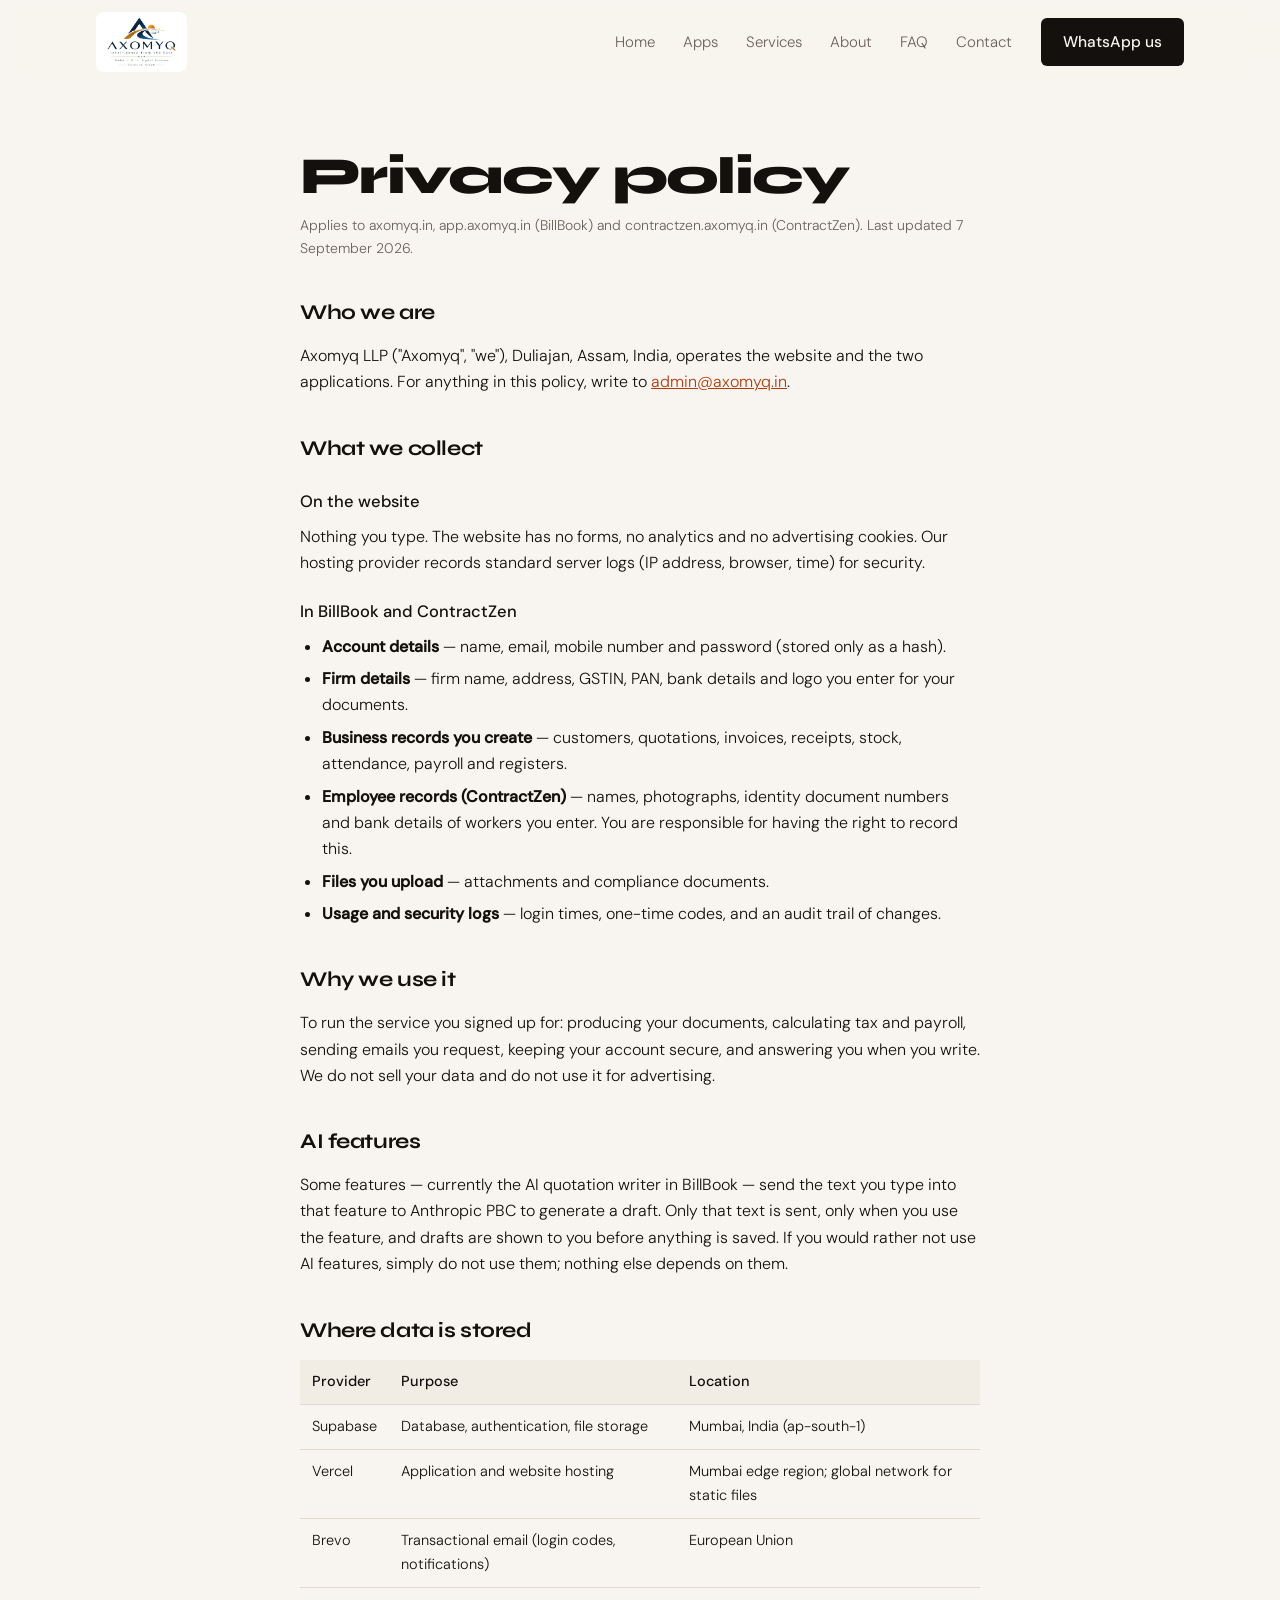
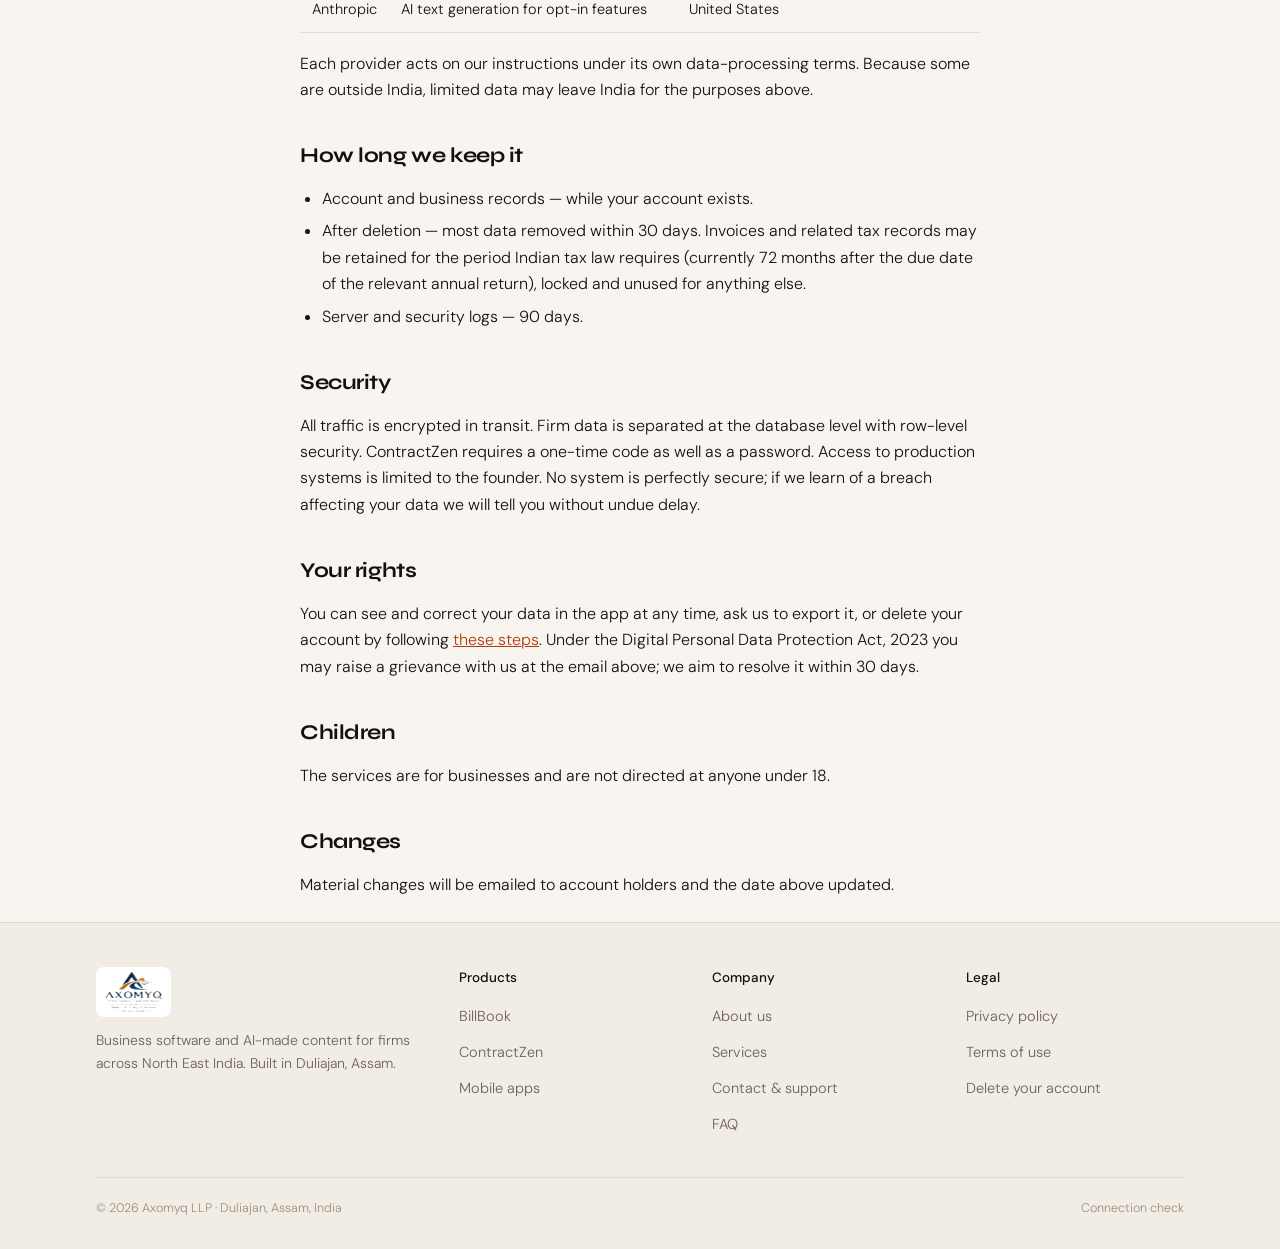
<file: privacy.html>
<!DOCTYPE html>
<html lang="en">
<head>
<meta charset="UTF-8">
<meta name="viewport" content="width=device-width, initial-scale=1, viewport-fit=cover">
<title>Privacy policy | Axomyq</title>
<meta name="description" content="How Axomyq, BillBook and ContractZen collect, use, store and delete your data.">
<link rel="canonical" href="https://www.axomyq.in/privacy">
<meta name="theme-color" content="#F8F5F0">
<meta name="referrer" content="strict-origin-when-cross-origin">
<meta http-equiv="Content-Security-Policy" content="upgrade-insecure-requests">
<meta property="og:title" content="Privacy policy | Axomyq">
<meta property="og:description" content="How Axomyq, BillBook and ContractZen collect, use, store and delete your data.">
<meta property="og:type" content="website">
<meta property="og:url" content="https://www.axomyq.in/privacy">
<meta property="og:image" content="https://www.axomyq.in/logo.jpeg">
<link rel="icon" href="/favicon.svg" type="image/svg+xml">
<link rel="apple-touch-icon" href="/logo.jpeg">
<link rel="manifest" href="/site.webmanifest">
<link rel="preload" href="/fonts/syne-latin-800-normal.woff2" as="font" type="font/woff2" crossorigin>
<link rel="preload" href="/fonts/dm-sans-latin-300-normal.woff2" as="font" type="font/woff2" crossorigin>
<link rel="stylesheet" href="/styles.css?v=a116f3fe">
</head>
<body>
<a class="skip" href="#main">Skip to content</a>
<header class="site-head" id="head">
  <div class="shell head-in">
    <a href="/" class="mark" aria-label="Axomyq home"><img src="/logo.jpeg" alt="Axomyq" width="240" height="240"></a>
    <nav class="nav" aria-label="Main"><a href="/">Home</a><a href="/apps">Apps</a><a href="/services">Services</a><a href="/about">About</a><a href="/faq">FAQ</a><a href="/contact">Contact</a></nav>
    <a class="btn btn-ink head-cta" href="https://wa.me/919864090125" target="_blank" rel="noopener noreferrer">WhatsApp us</a>
    <button type="button" class="burger" id="burger" aria-controls="menu" aria-expanded="false" aria-label="Menu"><span></span><span></span><span></span></button>
  </div>
</header>
<nav class="menu" id="menu" aria-label="Mobile" hidden>
  <a href="/">Home<small>Overview</small></a><a href="/apps">Apps<small>BillBook, ContractZen</small></a><a href="/services">Services<small>Websites, tools, content</small></a><a href="/about">About<small>Who we are</small></a><a href="/faq">FAQ<small>Common questions</small></a><a href="/contact">Contact<small>Support and sales</small></a>
  <div class="menu-cta">
    <a class="btn btn-primary" href="https://app.axomyq.in" target="_blank" rel="noopener noreferrer">Open BillBook <svg viewBox="0 0 24 24" aria-hidden="true"><path d="M14 4h6v6M20 4l-9 9M18 13v6H5V6h6"/></svg></a>
    <a class="btn btn-teal" href="https://contractzen.axomyq.in/" target="_blank" rel="noopener noreferrer">Open ContractZen <svg viewBox="0 0 24 24" aria-hidden="true"><path d="M14 4h6v6M20 4l-9 9M18 13v6H5V6h6"/></svg></a>
    <a class="btn btn-line" href="https://wa.me/919864090125" target="_blank" rel="noopener noreferrer">WhatsApp +91 98640 90125</a>
  </div>
  <div class="menu-legal"><a href="/privacy">Privacy</a><a href="/terms">Terms</a><a href="/delete-account">Delete account</a><a href="/status">Connection check</a></div>
</nav>
<main id="main">
<section class="page-head"><div class="shell prose">
  <h1 class="title">Privacy policy</h1>
  <p class="meta">Applies to axomyq.in, app.axomyq.in (BillBook) and contractzen.axomyq.in (ContractZen). Last updated 7 September 2026.</p>
  <h2>Who we are</h2>
  <p>Axomyq LLP ("Axomyq", "we"), Duliajan, Assam, India, operates the website and the two applications. For anything in this policy, write to <a href="mailto:admin@axomyq.in">admin@axomyq.in</a>.</p>
  <h2>What we collect</h2>
  <h3>On the website</h3>
  <p>Nothing you type. The website has no forms, no analytics and no advertising cookies. Our hosting provider records standard server logs (IP address, browser, time) for security.</p>
  <h3>In BillBook and ContractZen</h3>
  <ul>
    <li><strong>Account details</strong> — name, email, mobile number and password (stored only as a hash).</li>
    <li><strong>Firm details</strong> — firm name, address, GSTIN, PAN, bank details and logo you enter for your documents.</li>
    <li><strong>Business records you create</strong> — customers, quotations, invoices, receipts, stock, attendance, payroll and registers.</li>
    <li><strong>Employee records (ContractZen)</strong> — names, photographs, identity document numbers and bank details of workers you enter. You are responsible for having the right to record this.</li>
    <li><strong>Files you upload</strong> — attachments and compliance documents.</li>
    <li><strong>Usage and security logs</strong> — login times, one-time codes, and an audit trail of changes.</li>
  </ul>
  <h2>Why we use it</h2>
  <p>To run the service you signed up for: producing your documents, calculating tax and payroll, sending emails you request, keeping your account secure, and answering you when you write. We do not sell your data and do not use it for advertising.</p>
  <h2>AI features</h2>
  <p>Some features — currently the AI quotation writer in BillBook — send the text you type into that feature to Anthropic PBC to generate a draft. Only that text is sent, only when you use the feature, and drafts are shown to you before anything is saved. If you would rather not use AI features, simply do not use them; nothing else depends on them.</p>
  <h2>Where data is stored</h2>
  <div class="table-wrap"><table>
    <tr><th>Provider</th><th>Purpose</th><th>Location</th></tr>
    <tr><td>Supabase</td><td>Database, authentication, file storage</td><td>Mumbai, India (ap-south-1)</td></tr>
    <tr><td>Vercel</td><td>Application and website hosting</td><td>Mumbai edge region; global network for static files</td></tr>
    <tr><td>Brevo</td><td>Transactional email (login codes, notifications)</td><td>European Union</td></tr>
    <tr><td>Anthropic</td><td>AI text generation for opt-in features</td><td>United States</td></tr>
  </table></div>
  <p>Each provider acts on our instructions under its own data-processing terms. Because some are outside India, limited data may leave India for the purposes above.</p>
  <h2>How long we keep it</h2>
  <ul>
    <li>Account and business records — while your account exists.</li>
    <li>After deletion — most data removed within 30 days. Invoices and related tax records may be retained for the period Indian tax law requires (currently 72 months after the due date of the relevant annual return), locked and unused for anything else.</li>
    <li>Server and security logs — 90 days.</li>
  </ul>
  <h2>Security</h2>
  <p>All traffic is encrypted in transit. Firm data is separated at the database level with row-level security. ContractZen requires a one-time code as well as a password. Access to production systems is limited to the founder. No system is perfectly secure; if we learn of a breach affecting your data we will tell you without undue delay.</p>
  <h2>Your rights</h2>
  <p>You can see and correct your data in the app at any time, ask us to export it, or delete your account by following <a href="/delete-account">these steps</a>. Under the Digital Personal Data Protection Act, 2023 you may raise a grievance with us at the email above; we aim to resolve it within 30 days.</p>
  <h2>Children</h2>
  <p>The services are for businesses and are not directed at anyone under 18.</p>
  <h2>Changes</h2>
  <p>Material changes will be emailed to account holders and the date above updated.</p>
</div></section>
</main>
<footer class="site-foot">
  <div class="shell">
    <div class="foot-in">
      <div class="foot-brand">
        <img src="/logo.jpeg" alt="Axomyq" width="240" height="240">
        <p>Business software and AI-made content for firms across North East India. Built in Duliajan, Assam.</p>
      </div>
      <div class="foot-col"><h2 class="foot-h">Products</h2>
        <a href="/apps#billbook">BillBook</a><a href="/apps#contractzen">ContractZen</a><a href="/apps#mobile">Mobile apps</a></div>
      <div class="foot-col"><h2 class="foot-h">Company</h2>
        <a href="/about">About us</a><a href="/services">Services</a><a href="/contact">Contact &amp; support</a><a href="/faq">FAQ</a></div>
      <div class="foot-col"><h2 class="foot-h">Legal</h2>
        <a href="/privacy">Privacy policy</a><a href="/terms">Terms of use</a><a href="/delete-account">Delete your account</a></div>
    </div>
    <div class="legal"><span>© 2026 Axomyq LLP · Duliajan, Assam, India</span><span><a href="/status">Connection check</a></span></div>
  </div>
</footer>
<script src="/main.js?v=c68e80d4" defer></script>
</body>
</html>
</file>
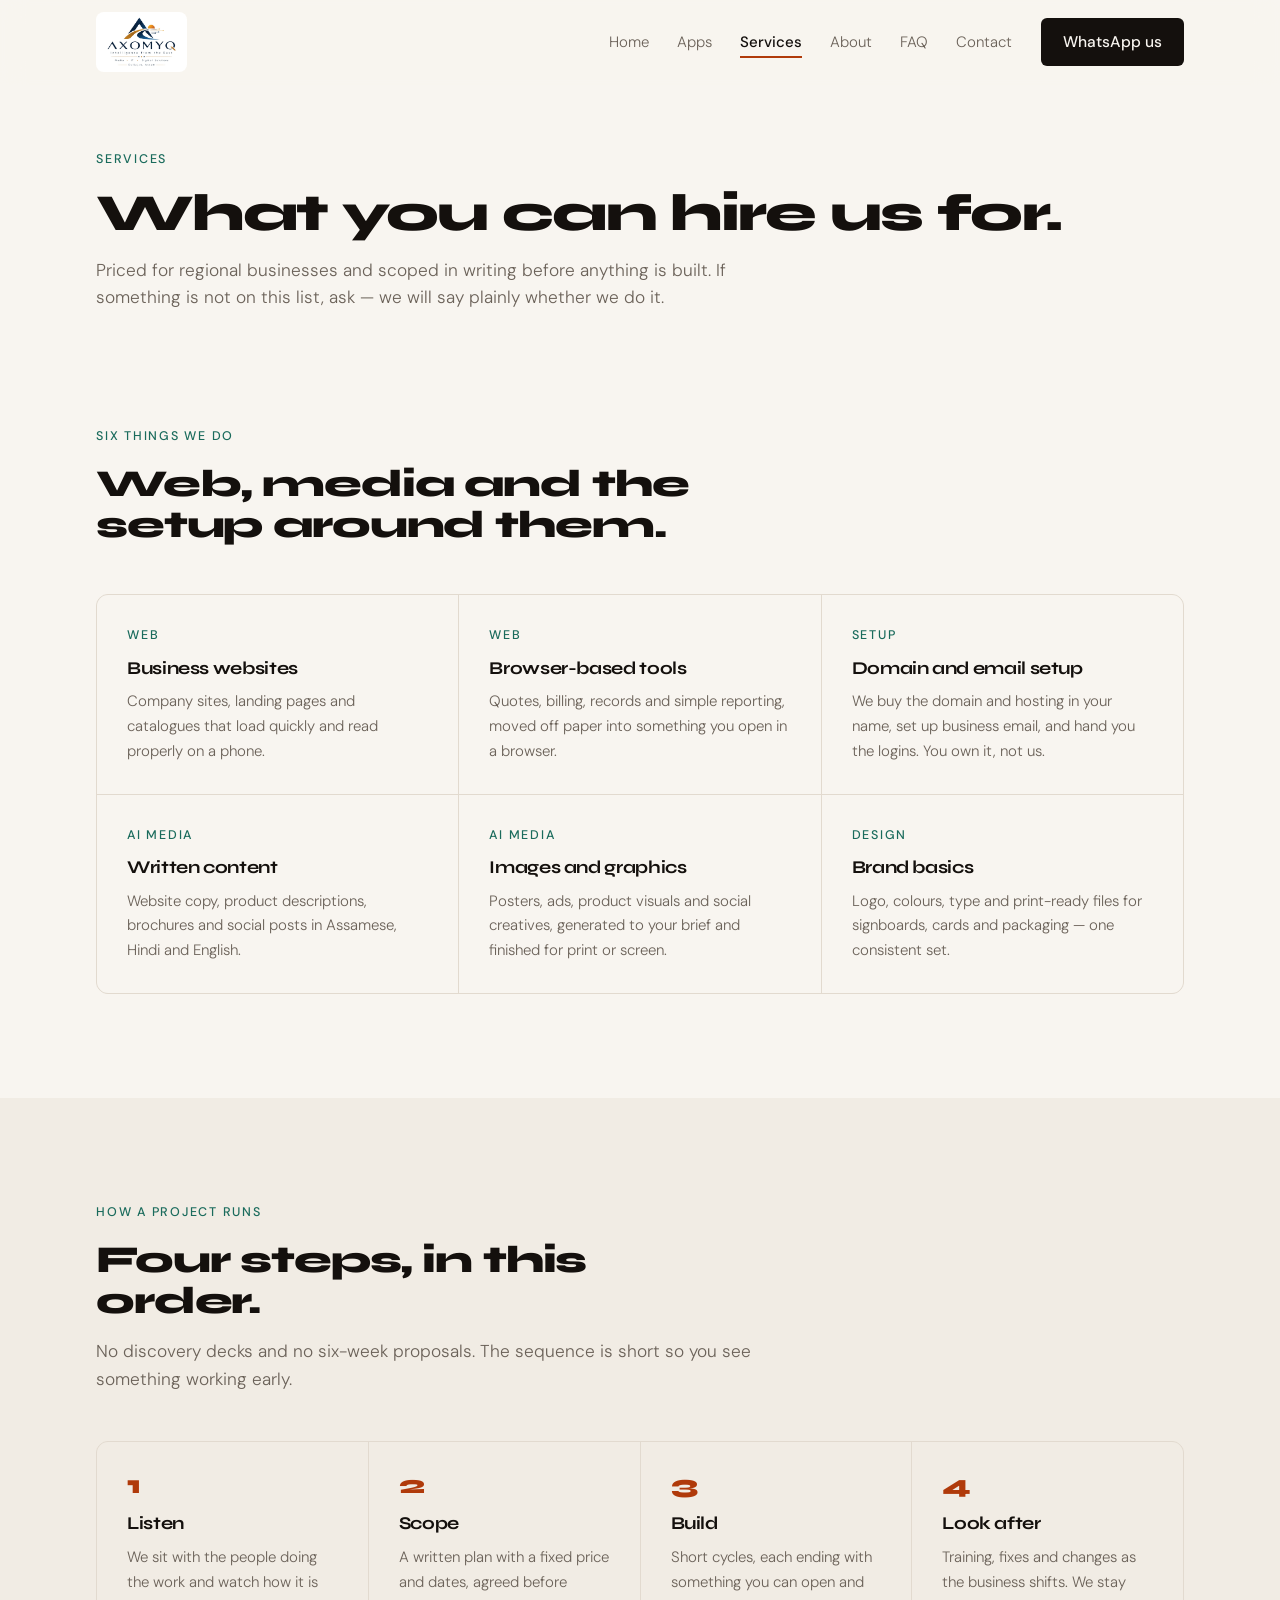
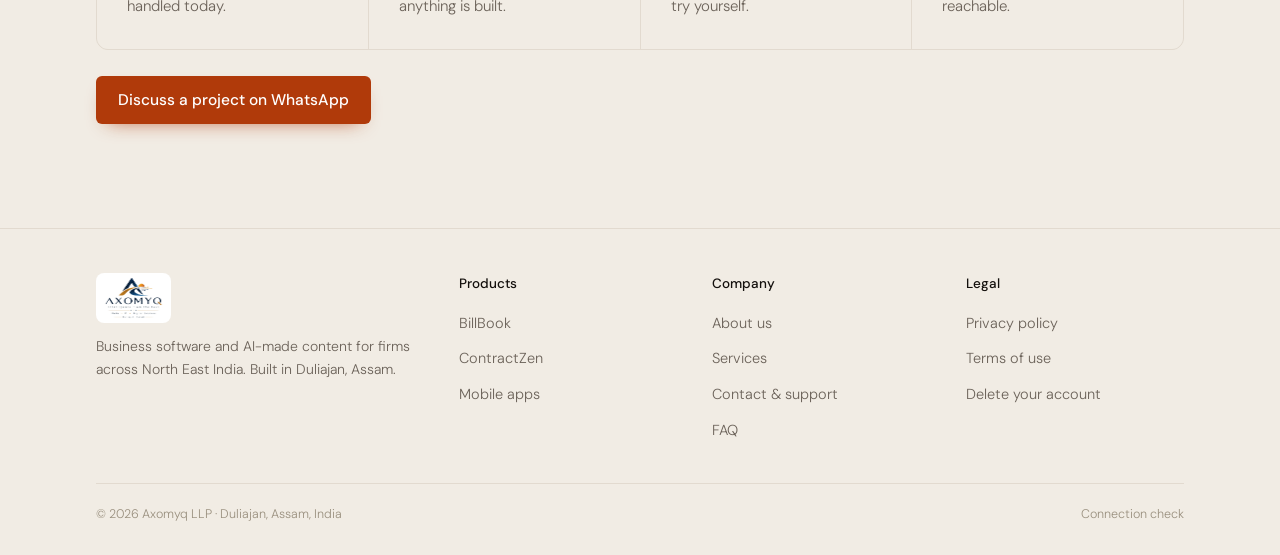
<file: services.html>
<!DOCTYPE html>
<html lang="en">
<head>
<meta charset="UTF-8">
<meta name="viewport" content="width=device-width, initial-scale=1, viewport-fit=cover">
<title>Services — websites, business tools and AI-made content | Axomyq</title>
<meta name="description" content="Websites, browser-based business tools, domain and email setup, and AI-created written and visual content in Assamese, Hindi and English.">
<link rel="canonical" href="https://www.axomyq.in/services">
<meta name="theme-color" content="#F8F5F0">
<meta name="referrer" content="strict-origin-when-cross-origin">
<meta http-equiv="Content-Security-Policy" content="upgrade-insecure-requests">
<meta property="og:title" content="Services — websites, business tools and AI-made content | Axomyq">
<meta property="og:description" content="Websites, browser-based business tools, domain and email setup, and AI-created written and visual content in Assamese, Hindi and English.">
<meta property="og:type" content="website">
<meta property="og:url" content="https://www.axomyq.in/services">
<meta property="og:image" content="https://www.axomyq.in/logo.jpeg">
<link rel="icon" href="/favicon.svg" type="image/svg+xml">
<link rel="apple-touch-icon" href="/logo.jpeg">
<link rel="manifest" href="/site.webmanifest">
<link rel="preload" href="/fonts/syne-latin-800-normal.woff2" as="font" type="font/woff2" crossorigin>
<link rel="preload" href="/fonts/dm-sans-latin-300-normal.woff2" as="font" type="font/woff2" crossorigin>
<link rel="stylesheet" href="/styles.css?v=a116f3fe">
</head>
<body>
<a class="skip" href="#main">Skip to content</a>
<header class="site-head" id="head">
  <div class="shell head-in">
    <a href="/" class="mark" aria-label="Axomyq home"><img src="/logo.jpeg" alt="Axomyq" width="240" height="240"></a>
    <nav class="nav" aria-label="Main"><a href="/">Home</a><a href="/apps">Apps</a><a href="/services" aria-current="page">Services</a><a href="/about">About</a><a href="/faq">FAQ</a><a href="/contact">Contact</a></nav>
    <a class="btn btn-ink head-cta" href="https://wa.me/919864090125" target="_blank" rel="noopener noreferrer">WhatsApp us</a>
    <button type="button" class="burger" id="burger" aria-controls="menu" aria-expanded="false" aria-label="Menu"><span></span><span></span><span></span></button>
  </div>
</header>
<nav class="menu" id="menu" aria-label="Mobile" hidden>
  <a href="/">Home<small>Overview</small></a><a href="/apps">Apps<small>BillBook, ContractZen</small></a><a href="/services" aria-current="page">Services<small>Websites, tools, content</small></a><a href="/about">About<small>Who we are</small></a><a href="/faq">FAQ<small>Common questions</small></a><a href="/contact">Contact<small>Support and sales</small></a>
  <div class="menu-cta">
    <a class="btn btn-primary" href="https://app.axomyq.in" target="_blank" rel="noopener noreferrer">Open BillBook <svg viewBox="0 0 24 24" aria-hidden="true"><path d="M14 4h6v6M20 4l-9 9M18 13v6H5V6h6"/></svg></a>
    <a class="btn btn-teal" href="https://contractzen.axomyq.in/" target="_blank" rel="noopener noreferrer">Open ContractZen <svg viewBox="0 0 24 24" aria-hidden="true"><path d="M14 4h6v6M20 4l-9 9M18 13v6H5V6h6"/></svg></a>
    <a class="btn btn-line" href="https://wa.me/919864090125" target="_blank" rel="noopener noreferrer">WhatsApp +91 98640 90125</a>
  </div>
  <div class="menu-legal"><a href="/privacy">Privacy</a><a href="/terms">Terms</a><a href="/delete-account">Delete account</a><a href="/status">Connection check</a></div>
</nav>
<main id="main">
<section class="page-head"><div class="shell">
  <span class="eyebrow rise">Services</span>
  <h1 class="title rise rise-2">What you can hire us for.</h1>
  <p class="lede rise rise-3">Priced for regional businesses and scoped in writing before anything is built. If something is not on this list, ask — we will say plainly whether we do it.</p>
</div></section>
<section class="band"><div class="shell">
  <div class="band-head reveal"><span class="eyebrow">Six things we do</span><h2 class="title">Web, media and the setup around them.</h2></div>
  <div class="reveal"><div class="grid g3 stagger">
  <div><span class="eyebrow">Web</span><h3 class="sub">Business websites</h3><p>Company sites, landing pages and catalogues that load quickly and read properly on a phone.</p></div>
  <div><span class="eyebrow">Web</span><h3 class="sub">Browser-based tools</h3><p>Quotes, billing, records and simple reporting, moved off paper into something you open in a browser.</p></div>
  <div><span class="eyebrow">Setup</span><h3 class="sub">Domain and email setup</h3><p>We buy the domain and hosting in your name, set up business email, and hand you the logins. You own it, not us.</p></div>
  <div><span class="eyebrow">AI media</span><h3 class="sub">Written content</h3><p>Website copy, product descriptions, brochures and social posts in Assamese, Hindi and English.</p></div>
  <div><span class="eyebrow">AI media</span><h3 class="sub">Images and graphics</h3><p>Posters, ads, product visuals and social creatives, generated to your brief and finished for print or screen.</p></div>
  <div><span class="eyebrow">Design</span><h3 class="sub">Brand basics</h3><p>Logo, colours, type and print-ready files for signboards, cards and packaging — one consistent set.</p></div>
</div></div>
</div></section>
<section class="band tint"><div class="shell">
  <div class="band-head reveal"><span class="eyebrow">How a project runs</span><h2 class="title">Four steps, in this order.</h2>
    <p class="lede">No discovery decks and no six-week proposals. The sequence is short so you see something working early.</p></div>
  <div class="reveal"><div class="grid g4 stagger">
    <div><div class="step-n">1</div><h3 class="sub">Listen</h3><p>We sit with the people doing the work and watch how it is handled today.</p></div>
    <div><div class="step-n">2</div><h3 class="sub">Scope</h3><p>A written plan with a fixed price and dates, agreed before anything is built.</p></div>
    <div><div class="step-n">3</div><h3 class="sub">Build</h3><p>Short cycles, each ending with something you can open and try yourself.</p></div>
    <div><div class="step-n">4</div><h3 class="sub">Look after</h3><p>Training, fixes and changes as the business shifts. We stay reachable.</p></div>
  </div>
  <div class="btn-row"><a class="btn btn-primary" href="https://wa.me/919864090125" target="_blank" rel="noopener noreferrer">Discuss a project on WhatsApp</a></div></div>
</div></section>
</main>
<footer class="site-foot">
  <div class="shell">
    <div class="foot-in">
      <div class="foot-brand">
        <img src="/logo.jpeg" alt="Axomyq" width="240" height="240">
        <p>Business software and AI-made content for firms across North East India. Built in Duliajan, Assam.</p>
      </div>
      <div class="foot-col"><h2 class="foot-h">Products</h2>
        <a href="/apps#billbook">BillBook</a><a href="/apps#contractzen">ContractZen</a><a href="/apps#mobile">Mobile apps</a></div>
      <div class="foot-col"><h2 class="foot-h">Company</h2>
        <a href="/about">About us</a><a href="/services">Services</a><a href="/contact">Contact &amp; support</a><a href="/faq">FAQ</a></div>
      <div class="foot-col"><h2 class="foot-h">Legal</h2>
        <a href="/privacy">Privacy policy</a><a href="/terms">Terms of use</a><a href="/delete-account">Delete your account</a></div>
    </div>
    <div class="legal"><span>© 2026 Axomyq LLP · Duliajan, Assam, India</span><span><a href="/status">Connection check</a></span></div>
  </div>
</footer>
<script src="/main.js?v=c68e80d4" defer></script>
</body>
</html>
</file>
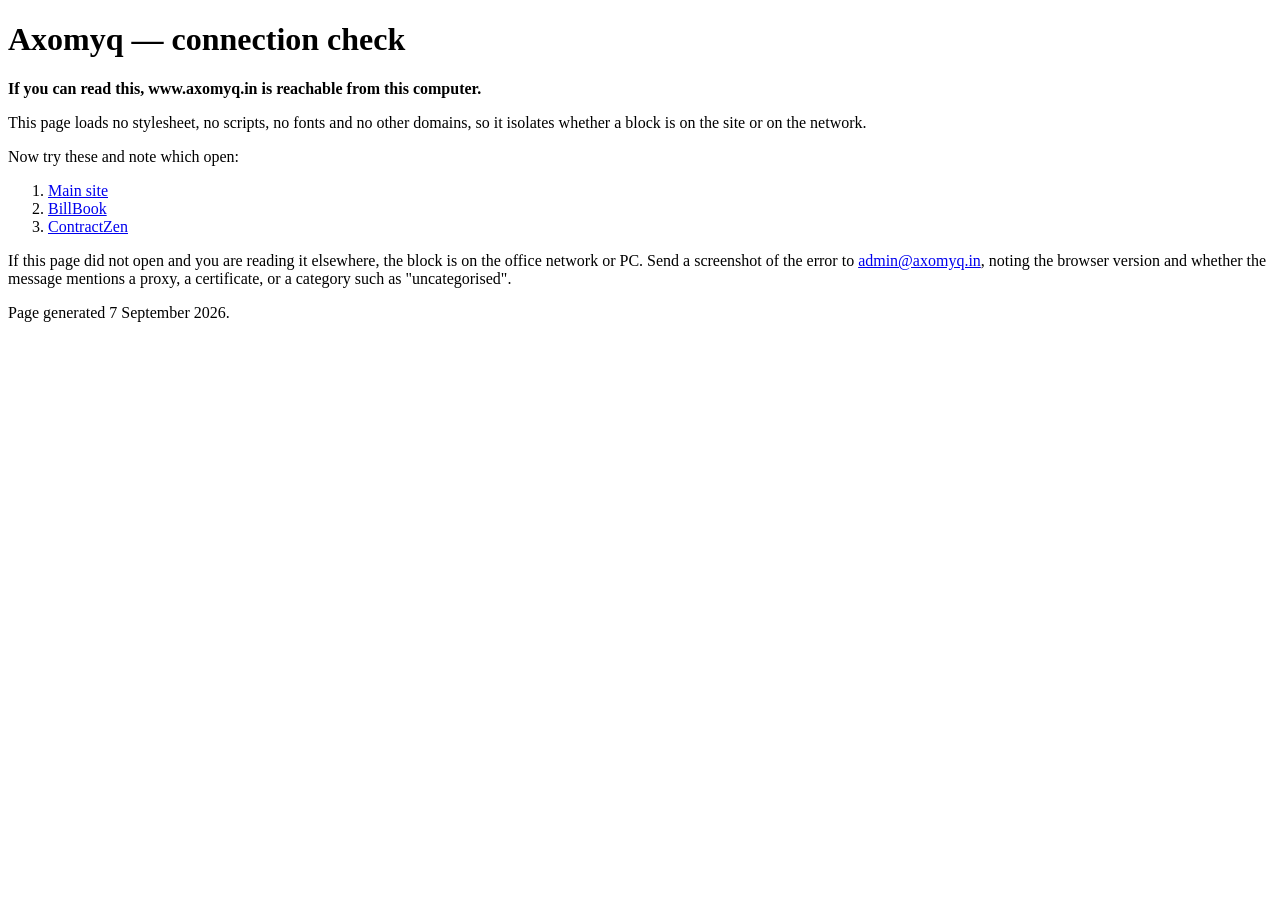
<file: status.html>
<!DOCTYPE html>
<html lang="en"><head><meta charset="UTF-8"><meta name="viewport" content="width=device-width, initial-scale=1">
<title>Axomyq connection check</title><meta name="robots" content="noindex"></head><body>
<h1>Axomyq — connection check</h1>
<p><strong>If you can read this, www.axomyq.in is reachable from this computer.</strong></p>
<p>This page loads no stylesheet, no scripts, no fonts and no other domains, so it isolates whether a block is on the site or on the network.</p>
<p>Now try these and note which open:</p>
<ol><li><a href="https://www.axomyq.in/" rel="noopener noreferrer">Main site</a></li>
<li><a href="https://app.axomyq.in/" rel="noopener noreferrer">BillBook</a></li>
<li><a href="https://contractzen.axomyq.in/" rel="noopener noreferrer">ContractZen</a></li></ol>
<p>If this page did not open and you are reading it elsewhere, the block is on the office network or PC. Send a screenshot of the error to <a href="mailto:admin@axomyq.in">admin@axomyq.in</a>, noting the browser version and whether the message mentions a proxy, a certificate, or a category such as "uncategorised".</p>
<p>Page generated 7 September 2026.</p></body></html>
</file>
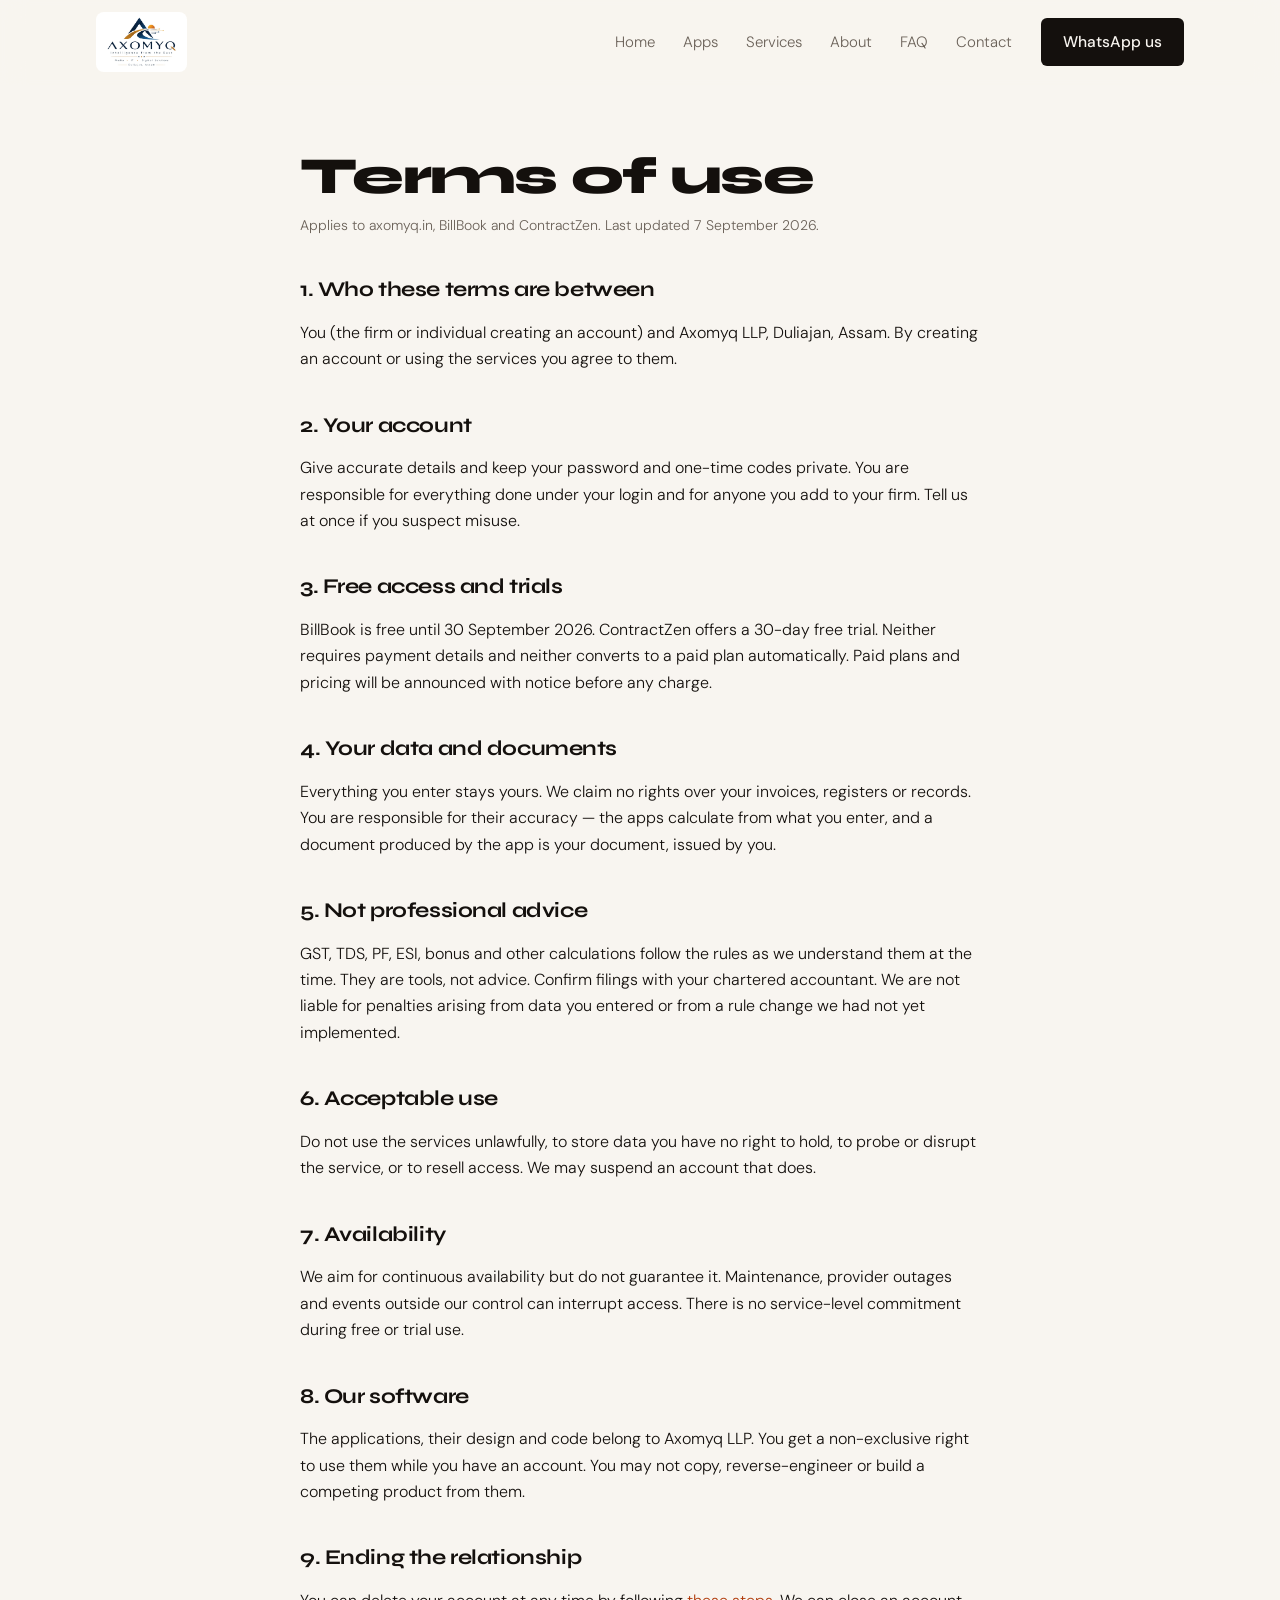
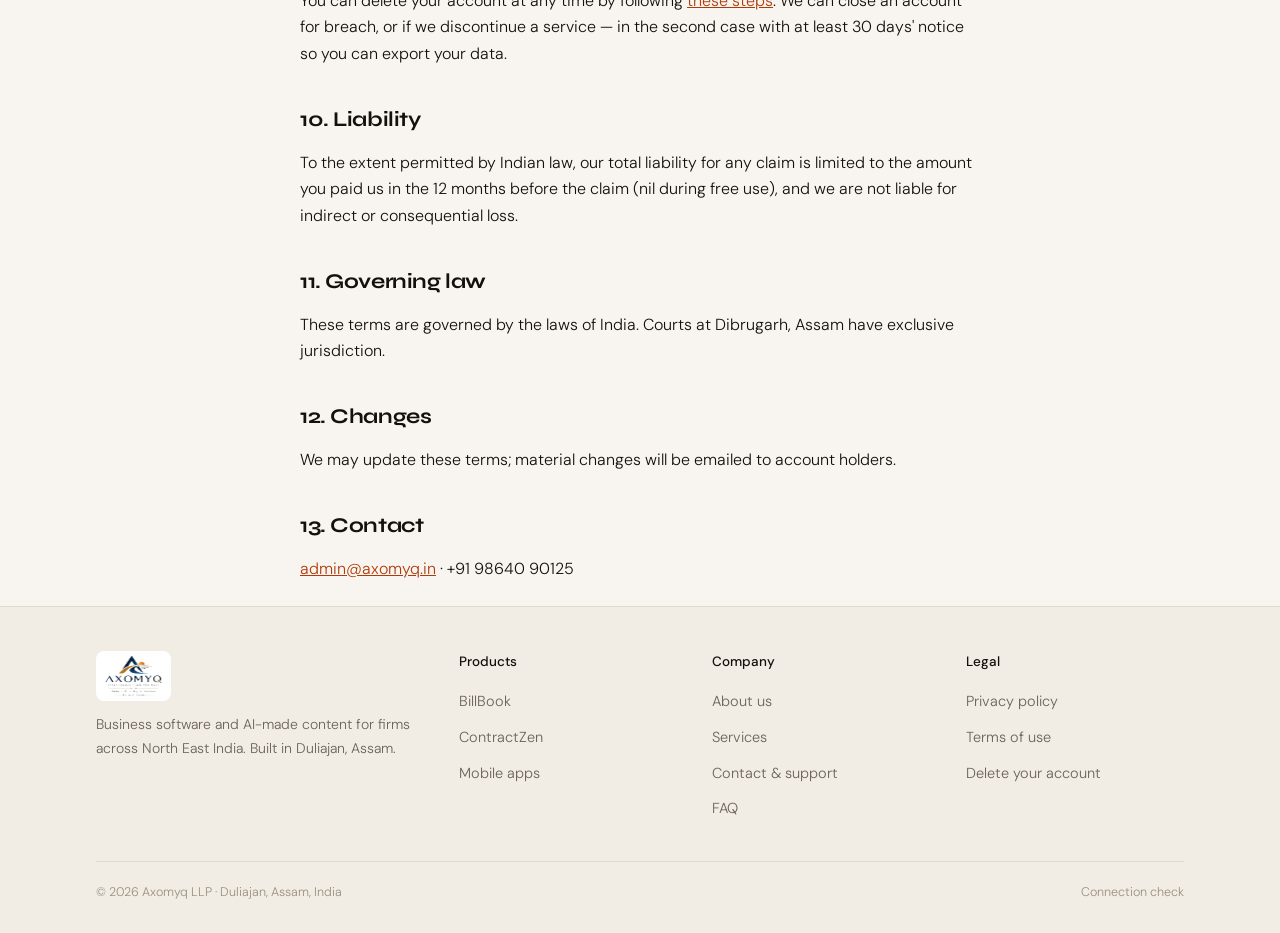
<file: terms.html>
<!DOCTYPE html>
<html lang="en">
<head>
<meta charset="UTF-8">
<meta name="viewport" content="width=device-width, initial-scale=1, viewport-fit=cover">
<title>Terms of use | Axomyq</title>
<meta name="description" content="Terms for using axomyq.in, BillBook and ContractZen — free access, trials, data ownership and liability.">
<link rel="canonical" href="https://www.axomyq.in/terms">
<meta name="theme-color" content="#F8F5F0">
<meta name="referrer" content="strict-origin-when-cross-origin">
<meta http-equiv="Content-Security-Policy" content="upgrade-insecure-requests">
<meta property="og:title" content="Terms of use | Axomyq">
<meta property="og:description" content="Terms for using axomyq.in, BillBook and ContractZen — free access, trials, data ownership and liability.">
<meta property="og:type" content="website">
<meta property="og:url" content="https://www.axomyq.in/terms">
<meta property="og:image" content="https://www.axomyq.in/logo.jpeg">
<link rel="icon" href="/favicon.svg" type="image/svg+xml">
<link rel="apple-touch-icon" href="/logo.jpeg">
<link rel="manifest" href="/site.webmanifest">
<link rel="preload" href="/fonts/syne-latin-800-normal.woff2" as="font" type="font/woff2" crossorigin>
<link rel="preload" href="/fonts/dm-sans-latin-300-normal.woff2" as="font" type="font/woff2" crossorigin>
<link rel="stylesheet" href="/styles.css?v=a116f3fe">
</head>
<body>
<a class="skip" href="#main">Skip to content</a>
<header class="site-head" id="head">
  <div class="shell head-in">
    <a href="/" class="mark" aria-label="Axomyq home"><img src="/logo.jpeg" alt="Axomyq" width="240" height="240"></a>
    <nav class="nav" aria-label="Main"><a href="/">Home</a><a href="/apps">Apps</a><a href="/services">Services</a><a href="/about">About</a><a href="/faq">FAQ</a><a href="/contact">Contact</a></nav>
    <a class="btn btn-ink head-cta" href="https://wa.me/919864090125" target="_blank" rel="noopener noreferrer">WhatsApp us</a>
    <button type="button" class="burger" id="burger" aria-controls="menu" aria-expanded="false" aria-label="Menu"><span></span><span></span><span></span></button>
  </div>
</header>
<nav class="menu" id="menu" aria-label="Mobile" hidden>
  <a href="/">Home<small>Overview</small></a><a href="/apps">Apps<small>BillBook, ContractZen</small></a><a href="/services">Services<small>Websites, tools, content</small></a><a href="/about">About<small>Who we are</small></a><a href="/faq">FAQ<small>Common questions</small></a><a href="/contact">Contact<small>Support and sales</small></a>
  <div class="menu-cta">
    <a class="btn btn-primary" href="https://app.axomyq.in" target="_blank" rel="noopener noreferrer">Open BillBook <svg viewBox="0 0 24 24" aria-hidden="true"><path d="M14 4h6v6M20 4l-9 9M18 13v6H5V6h6"/></svg></a>
    <a class="btn btn-teal" href="https://contractzen.axomyq.in/" target="_blank" rel="noopener noreferrer">Open ContractZen <svg viewBox="0 0 24 24" aria-hidden="true"><path d="M14 4h6v6M20 4l-9 9M18 13v6H5V6h6"/></svg></a>
    <a class="btn btn-line" href="https://wa.me/919864090125" target="_blank" rel="noopener noreferrer">WhatsApp +91 98640 90125</a>
  </div>
  <div class="menu-legal"><a href="/privacy">Privacy</a><a href="/terms">Terms</a><a href="/delete-account">Delete account</a><a href="/status">Connection check</a></div>
</nav>
<main id="main">
<section class="page-head"><div class="shell prose">
  <h1 class="title">Terms of use</h1>
  <p class="meta">Applies to axomyq.in, BillBook and ContractZen. Last updated 7 September 2026.</p>
  <h2>1. Who these terms are between</h2><p>You (the firm or individual creating an account) and Axomyq LLP, Duliajan, Assam. By creating an account or using the services you agree to them.</p>
  <h2>2. Your account</h2><p>Give accurate details and keep your password and one-time codes private. You are responsible for everything done under your login and for anyone you add to your firm. Tell us at once if you suspect misuse.</p>
  <h2>3. Free access and trials</h2><p>BillBook is free until 30 September 2026. ContractZen offers a 30-day free trial. Neither requires payment details and neither converts to a paid plan automatically. Paid plans and pricing will be announced with notice before any charge.</p>
  <h2>4. Your data and documents</h2><p>Everything you enter stays yours. We claim no rights over your invoices, registers or records. You are responsible for their accuracy — the apps calculate from what you enter, and a document produced by the app is your document, issued by you.</p>
  <h2>5. Not professional advice</h2><p>GST, TDS, PF, ESI, bonus and other calculations follow the rules as we understand them at the time. They are tools, not advice. Confirm filings with your chartered accountant. We are not liable for penalties arising from data you entered or from a rule change we had not yet implemented.</p>
  <h2>6. Acceptable use</h2><p>Do not use the services unlawfully, to store data you have no right to hold, to probe or disrupt the service, or to resell access. We may suspend an account that does.</p>
  <h2>7. Availability</h2><p>We aim for continuous availability but do not guarantee it. Maintenance, provider outages and events outside our control can interrupt access. There is no service-level commitment during free or trial use.</p>
  <h2>8. Our software</h2><p>The applications, their design and code belong to Axomyq LLP. You get a non-exclusive right to use them while you have an account. You may not copy, reverse-engineer or build a competing product from them.</p>
  <h2>9. Ending the relationship</h2><p>You can delete your account at any time by following <a href="/delete-account">these steps</a>. We can close an account for breach, or if we discontinue a service — in the second case with at least 30 days' notice so you can export your data.</p>
  <h2>10. Liability</h2><p>To the extent permitted by Indian law, our total liability for any claim is limited to the amount you paid us in the 12 months before the claim (nil during free use), and we are not liable for indirect or consequential loss.</p>
  <h2>11. Governing law</h2><p>These terms are governed by the laws of India. Courts at Dibrugarh, Assam have exclusive jurisdiction.</p>
  <h2>12. Changes</h2><p>We may update these terms; material changes will be emailed to account holders.</p>
  <h2>13. Contact</h2><p><a href="mailto:admin@axomyq.in">admin@axomyq.in</a> · +91 98640 90125</p>
</div></section>
</main>
<footer class="site-foot">
  <div class="shell">
    <div class="foot-in">
      <div class="foot-brand">
        <img src="/logo.jpeg" alt="Axomyq" width="240" height="240">
        <p>Business software and AI-made content for firms across North East India. Built in Duliajan, Assam.</p>
      </div>
      <div class="foot-col"><h2 class="foot-h">Products</h2>
        <a href="/apps#billbook">BillBook</a><a href="/apps#contractzen">ContractZen</a><a href="/apps#mobile">Mobile apps</a></div>
      <div class="foot-col"><h2 class="foot-h">Company</h2>
        <a href="/about">About us</a><a href="/services">Services</a><a href="/contact">Contact &amp; support</a><a href="/faq">FAQ</a></div>
      <div class="foot-col"><h2 class="foot-h">Legal</h2>
        <a href="/privacy">Privacy policy</a><a href="/terms">Terms of use</a><a href="/delete-account">Delete your account</a></div>
    </div>
    <div class="legal"><span>© 2026 Axomyq LLP · Duliajan, Assam, India</span><span><a href="/status">Connection check</a></span></div>
  </div>
</footer>
<script src="/main.js?v=c68e80d4" defer></script>
</body>
</html>
</file>
<file: styles.css>
/* =========================================================
   Axomyq — one responsive stylesheet. No dual layouts.
   Self-hosted fonts, no inline styles (CSP: style-src 'self').
   ========================================================= */

@font-face{font-family:'Syne';font-style:normal;font-weight:700;font-display:swap;src:url(/fonts/syne-latin-700-normal.woff2) format('woff2')}
@font-face{font-family:'Syne';font-style:normal;font-weight:800;font-display:swap;src:url(/fonts/syne-latin-800-normal.woff2) format('woff2')}
@font-face{font-family:'DM Sans';font-style:normal;font-weight:300;font-display:swap;src:url(/fonts/dm-sans-latin-300-normal.woff2) format('woff2')}
@font-face{font-family:'DM Sans';font-style:normal;font-weight:400;font-display:swap;src:url(/fonts/dm-sans-latin-400-normal.woff2) format('woff2')}
@font-face{font-family:'DM Sans';font-style:normal;font-weight:500;font-display:swap;src:url(/fonts/dm-sans-latin-500-normal.woff2) format('woff2')}

:root{
  --rice:#F8F5F0; --rice-deep:#F1ECE4; --mist:#EDF1EC; --white:#FFFDF9;
  --ink:#14100D; --ink-soft:#2A2320;
  --sindoor:#B03A0A; --sindoor-deep:#8E2E07;
  --pator:#1A6B5C; --pator-deep:#12554A;
  --muga:#C9A227; --clay:#6B6259; --line:#E2DACF;
  --display:'Syne',Arial Black,sans-serif;
  --body:'DM Sans',Segoe UI,Helvetica,Arial,sans-serif;
  --max:1200px; --pad:20px; --band:56px; --head:64px;
  --r:10px;
  --shadow:0 1px 2px rgba(20,16,13,.04),0 10px 30px -16px rgba(20,16,13,.20);
  --shadow-lift:0 2px 4px rgba(20,16,13,.05),0 22px 44px -22px rgba(20,16,13,.28);
}
@media (min-width:700px){:root{--pad:36px;--band:80px;--head:76px}}
@media (min-width:1100px){:root{--pad:56px;--band:104px;--head:84px}}

*,*::before,*::after{box-sizing:border-box}
html{-webkit-text-size-adjust:100%;scroll-behavior:smooth}
body{margin:0;background:var(--rice);color:var(--ink);font-family:var(--body);font-weight:300;font-size:16px;line-height:1.65;-webkit-font-smoothing:antialiased;overflow-x:hidden}
h1,h2,h3,h4,p,ul,ol,figure,dl{margin:0}
ul,ol{padding:0;list-style:none}
img,svg{display:block;max-width:100%}
a{color:inherit}
button{font:inherit;color:inherit;background:none;border:0;padding:0;cursor:pointer}
:focus-visible{outline:2px solid var(--sindoor);outline-offset:3px;border-radius:3px}
.shell{width:100%;max-width:var(--max);margin:0 auto;padding-left:var(--pad);padding-right:var(--pad)}
.sr{position:absolute;width:1px;height:1px;overflow:hidden;clip:rect(0 0 0 0);white-space:nowrap}
.skip{position:absolute;left:-9999px;background:var(--ink);color:var(--rice);padding:12px 18px}
.skip:focus{left:8px;top:8px;z-index:100}
[hidden]{display:none !important}

/* ---------- type ---------- */
.eyebrow{display:block;font-size:12.5px;font-weight:500;letter-spacing:.14em;text-transform:uppercase;color:var(--pator);margin-bottom:16px}
.dark .eyebrow{color:var(--muga)}
h1.title{font-family:var(--display);font-weight:800;letter-spacing:-.032em;line-height:1.06;font-size:32px;font-size:clamp(31px,4.2vw,52px);max-width:19ch}
h2.title{font-family:var(--display);font-weight:800;letter-spacing:-.03em;line-height:1.1;font-size:27px;font-size:clamp(26px,3.1vw,38px);max-width:20ch}
h3.sub{font-family:var(--display);font-weight:700;letter-spacing:-.02em;line-height:1.25;font-size:18px}
.lede{font-size:16.5px;font-size:clamp(16px,1.35vw,18.5px);color:var(--clay);line-height:1.6;max-width:56ch;margin-top:16px}
.dark .lede,.dark .small{color:rgba(248,245,240,.7)}
.small{font-size:13.5px;color:var(--clay)}
.brand-y{color:var(--sindoor);font-style:normal}

/* ---------- buttons ---------- */
.btn{display:inline-flex;align-items:center;justify-content:center;gap:9px;min-height:48px;padding:12px 22px;border-radius:6px;font-weight:500;font-size:15.5px;line-height:1.2;text-decoration:none;white-space:nowrap;-webkit-tap-highlight-color:transparent;
 transition:background .18s ease,border-color .18s ease,transform .18s ease,box-shadow .18s ease}
.btn svg{width:15px;height:15px;flex:none;stroke:currentColor;fill:none;stroke-width:2;stroke-linecap:round;stroke-linejoin:round}
.btn:hover{transform:translateY(-1px)}
.btn:active{transform:translateY(0)}
.btn-primary{background:var(--sindoor);color:#fff;box-shadow:0 8px 20px -12px rgba(176,58,10,.9)}
.btn-primary:hover{background:var(--sindoor-deep);box-shadow:0 14px 28px -14px rgba(176,58,10,.95)}
.btn-teal{background:var(--pator);color:#fff;box-shadow:0 8px 20px -12px rgba(26,107,92,.9)}
.btn-teal:hover{background:var(--pator-deep);box-shadow:0 14px 28px -14px rgba(26,107,92,.95)}
.btn-ink{background:var(--ink);color:var(--rice)}
.btn-ink:hover{background:var(--sindoor)}
.btn-line{border:1px solid var(--line);color:var(--ink);background:var(--white)}
.btn-line:hover{border-color:var(--ink)}
.btn-ghost{border:1px solid rgba(248,245,240,.32);color:var(--rice)}
.btn-ghost:hover{border-color:var(--rice);background:rgba(248,245,240,.06)}
.btn-row{display:flex;flex-wrap:wrap;gap:12px;margin-top:26px}
@media (max-width:479px){.btn-row .btn{flex:1 1 100%}}

/* ---------- header ---------- */
.site-head{position:sticky;top:0;z-index:60;background:rgba(248,245,240,.92);border-bottom:1px solid transparent;transition:box-shadow .25s ease,border-color .25s ease;padding-top:env(safe-area-inset-top)}
@supports (backdrop-filter:blur(12px)) or (-webkit-backdrop-filter:blur(12px)){
  .site-head{background:rgba(248,245,240,.78);-webkit-backdrop-filter:saturate(160%) blur(12px);backdrop-filter:saturate(160%) blur(12px)}
}
.site-head.scrolled{border-bottom-color:var(--line);box-shadow:0 6px 24px -18px rgba(20,16,13,.5)}
.head-in{display:flex;align-items:center;gap:16px;height:var(--head)}
.mark{display:flex;align-items:center;min-height:44px;text-decoration:none;margin-right:auto}
.mark img{height:44px;width:auto;border-radius:8px}
@media (min-width:700px){.mark img{height:52px}}
@media (min-width:1100px){.mark img{height:60px}}
.nav{display:none}
.nav a{position:relative;display:inline-flex;align-items:center;height:40px;padding:0 13px;font-size:15px;color:var(--clay);text-decoration:none;border-radius:6px;transition:color .18s ease,background .18s ease}
.nav a::after{content:"";position:absolute;left:13px;right:13px;bottom:4px;height:2px;background:var(--sindoor);transform:scaleX(0);transform-origin:left;transition:transform .22s ease}
.nav a:hover{color:var(--ink)}
.nav a:hover::after{transform:scaleX(1)}
.nav a[aria-current="page"]{color:var(--ink);font-weight:500}
.nav a[aria-current="page"]::after{transform:scaleX(1)}
.head-cta{display:none}
.burger{display:inline-flex;flex-direction:column;justify-content:center;gap:5px;width:46px;height:46px;padding:0 11px;border:1px solid var(--line);border-radius:8px;background:var(--white)}
.burger span{display:block;height:2px;background:var(--ink);border-radius:2px;transition:transform .25s ease,opacity .2s ease}
.burger[aria-expanded="true"] span:nth-child(1){transform:translateY(7px) rotate(45deg)}
.burger[aria-expanded="true"] span:nth-child(2){opacity:0}
.burger[aria-expanded="true"] span:nth-child(3){transform:translateY(-7px) rotate(-45deg)}
@media (min-width:940px){
  .nav{display:flex;gap:2px}
  .head-cta{display:inline-flex}
  .burger{display:none}
}

/* mobile menu panel */
.menu{position:fixed;left:0;right:0;top:calc(var(--head) + env(safe-area-inset-top));bottom:0;z-index:55;background:var(--rice);padding:12px var(--pad) 32px;overflow-y:auto;animation:menuIn .22s ease both}
@keyframes menuIn{from{opacity:0;transform:translateY(-8px)}to{opacity:1;transform:none}}
.menu a{display:flex;align-items:center;justify-content:space-between;gap:12px;padding:16px 2px;border-bottom:1px solid var(--line);font-family:var(--display);font-weight:700;font-size:21px;letter-spacing:-.02em;text-decoration:none;min-height:56px}
.menu a small{font-family:var(--body);font-weight:300;font-size:13px;color:var(--clay);letter-spacing:0;text-align:right}
.menu .menu-cta{display:grid;gap:10px;margin-top:24px}
.menu .menu-cta .btn{width:100%}
.menu-legal{display:flex;flex-wrap:wrap;gap:4px 20px;margin-top:26px}
.menu-legal a{display:inline;border:0;padding:6px 0;font-family:var(--body);font-weight:300;font-size:13.5px;color:var(--clay);min-height:0}

/* ---------- sections ---------- */
.band{padding:var(--band) 0}
.band.tint{background:var(--rice-deep)}
.band.mist{background:var(--mist)}
.band.dark{background:var(--ink);color:var(--rice)}
.band-head{max-width:660px;margin-bottom:34px}
@media (min-width:700px){.band-head{margin-bottom:48px}}

/* ---------- hero ---------- */
.hero{position:relative;padding:44px 0 52px;overflow:hidden}
@media (min-width:700px){.hero{padding:64px 0 76px}}
@media (min-width:1100px){.hero{padding:84px 0 96px}}
.hero::before{content:"";position:absolute;inset:0;pointer-events:none;
  background-image:repeating-linear-gradient(90deg,transparent 0 31px,rgba(26,107,92,.07) 31px 32px);
  -webkit-mask-image:linear-gradient(180deg,rgba(0,0,0,.75),transparent 72%);mask-image:linear-gradient(180deg,rgba(0,0,0,.75),transparent 72%)}
.hero .shell{position:relative;z-index:1}
.hero-copy{max-width:760px}
.hero-apps{margin-top:40px}
@media (min-width:700px){.hero-apps{margin-top:52px}}
.hero .lede{margin-top:18px}
.trust{display:flex;flex-wrap:wrap;gap:8px 20px;margin-top:22px;font-size:13.5px;color:var(--clay)}
.trust span{display:inline-flex;align-items:center;gap:8px}
.trust i{width:8px;height:8px;transform:rotate(45deg);background:var(--muga);flex:none}

/* load-in stagger */
.rise{animation:rise .65s cubic-bezier(.22,.7,.3,1) both}
.rise-2{animation-delay:.07s}.rise-3{animation-delay:.14s}.rise-4{animation-delay:.22s}.rise-5{animation-delay:.3s}
@keyframes rise{from{opacity:0;transform:translateY(18px)}to{opacity:1;transform:none}}

/* scroll reveal */
.js .reveal{opacity:0;transform:translateY(22px);transition:opacity .7s ease,transform .7s cubic-bezier(.22,.7,.3,1)}
.js .reveal.in{opacity:1;transform:none}
.js .reveal.in .stagger > *{animation:rise .6s cubic-bezier(.22,.7,.3,1) both}
.js .reveal.in .stagger > *:nth-child(2){animation-delay:.09s}
.js .reveal.in .stagger > *:nth-child(3){animation-delay:.18s}
.js .reveal.in .stagger > *:nth-child(4){animation-delay:.27s}
.js .reveal.in .stagger > *:nth-child(5){animation-delay:.36s}
.js .reveal.in .stagger > *:nth-child(6){animation-delay:.45s}

/* ---------- app cards ---------- */
.apps{display:grid;gap:16px;grid-template-columns:1fr}
@media (min-width:820px){.apps{grid-template-columns:1fr 1fr;gap:24px}}
.app{position:relative;display:flex;flex-direction:column;background:var(--white);border:1px solid var(--line);border-radius:14px;padding:22px;box-shadow:var(--shadow);transition:transform .22s ease,box-shadow .22s ease}
@media (min-width:700px){.app{padding:30px}}
.app:hover{transform:translateY(-3px);box-shadow:var(--shadow-lift)}
.app::before{content:"";position:absolute;left:0;right:0;top:0;height:4px;border-radius:14px 14px 0 0}
.app.billbook::before{background:var(--sindoor)}
.app.contractzen::before{background:var(--pator)}
.app-head{display:flex;align-items:center;gap:15px;padding-right:70px}
.app-icon{width:54px;height:54px;flex:none;border-radius:15px;display:flex;align-items:center;justify-content:center}
.app-icon svg{width:28px;height:28px;stroke:#fff;fill:none;stroke-width:1.9;stroke-linecap:round;stroke-linejoin:round}
.billbook-bg{background:var(--sindoor)}
.contractzen-bg{background:var(--pator)}
.app-name{font-family:var(--display);font-weight:800;font-size:21px;letter-spacing:-.03em;line-height:1.08}
.app-kind{font-size:14px;color:var(--clay);margin-top:3px}
.badge{position:absolute;top:20px;right:20px;display:inline-flex;align-items:center;gap:7px;font-size:12px;font-weight:500;color:var(--pator);background:var(--mist);border-radius:40px;padding:5px 11px}
.dot{width:7px;height:7px;border-radius:50%;background:var(--pator);animation:pulse 2.4s ease-in-out infinite}
@keyframes pulse{0%,100%{opacity:1;transform:scale(1)}50%{opacity:.35;transform:scale(.85)}}
.app p.desc{margin-top:16px;color:var(--clay);font-size:15.5px}
.feat{margin-top:16px;display:grid;gap:7px}
.feat li{position:relative;padding-left:21px;font-size:14.5px}
.feat li::before{content:"";position:absolute;left:0;top:8px;width:8px;height:8px;transform:rotate(45deg);background:var(--muga)}
.offer{margin-top:18px;padding:12px 16px;border-left:3px solid var(--muga);background:rgba(201,162,39,.13);border-radius:0 6px 6px 0;font-size:14.5px;line-height:1.5}
.offer b{font-weight:500;color:var(--sindoor-deep)}
.app .btn-row{margin-top:auto;padding-top:22px}
.app-more{margin-top:14px;border-top:1px solid var(--line)}
.app-more summary{list-style:none;display:flex;align-items:center;justify-content:space-between;padding:13px 0;font-weight:500;font-size:15px;cursor:pointer;min-height:46px}
.app-more summary::-webkit-details-marker{display:none}
.app-more summary::after{content:"+";font-family:var(--display);font-weight:700;font-size:20px;color:var(--sindoor);transition:transform .2s ease}
.app-more[open] summary::after{transform:rotate(45deg)}
.note{display:flex;gap:11px;margin-top:22px;font-size:14px;color:var(--clay)}
.note svg{width:19px;height:19px;flex:none;margin-top:3px;stroke:var(--pator);fill:none;stroke-width:1.7}

/* ---------- generic grids ---------- */
.grid{display:grid;gap:1px;background:var(--line);border:1px solid var(--line);border-radius:12px;overflow:hidden}
.grid > *{background:var(--rice);padding:24px;transition:background .2s ease}
.grid > *:hover{background:var(--white)}
.tint .grid > *{background:var(--rice-deep)}
.tint .grid > *:hover{background:var(--white)}
.g2,.g3,.g4{grid-template-columns:1fr}
@media (min-width:620px){.g2,.g3,.g4{grid-template-columns:1fr 1fr}}
@media (min-width:1000px){.g3{grid-template-columns:repeat(3,1fr)}.g4{grid-template-columns:repeat(4,1fr)}.grid > *{padding:30px}}
.grid p{margin-top:10px;color:var(--clay);font-size:15px}
.grid .eyebrow{margin-bottom:11px}
.step-n{font-family:var(--display);font-weight:800;font-size:26px;color:var(--sindoor);line-height:1;margin-bottom:14px}
.pillar-note{margin-top:16px;padding-top:13px;border-top:1px solid var(--line);font-size:13.5px;color:var(--pator);line-height:1.5}

.why{display:grid;gap:30px;grid-template-columns:1fr}
@media (min-width:620px){.why{grid-template-columns:1fr 1fr;gap:38px}}
@media (min-width:1000px){.why{grid-template-columns:repeat(3,1fr);gap:52px}}
.why h3{color:var(--muga)}
.why p{margin-top:12px;color:rgba(248,245,240,.68);font-size:15px}
.why .bar{width:32px;height:2px;background:var(--sindoor);margin-bottom:17px}

/* ---------- contact ---------- */
.contact{display:grid;gap:34px;grid-template-columns:1fr}
@media (min-width:940px){.contact{grid-template-columns:1fr 1fr;gap:60px;align-items:end}}
.chan{display:block;text-decoration:none;padding:17px 0;border-top:1px solid var(--line);min-height:44px;transition:padding-left .2s ease}
.chan:last-child{border-bottom:1px solid var(--line)}
.chan:hover{padding-left:6px}
.chan .k{display:block;font-size:12.5px;font-weight:500;color:var(--pator);margin-bottom:5px}
.chan .v{font-family:var(--display);font-weight:700;font-size:19px;font-size:clamp(18px,2vw,23px);letter-spacing:-.02em;transition:color .18s ease}
.chan:hover .v{color:var(--sindoor)}
.dark .chan{border-color:rgba(248,245,240,.16)}
.dark .chan .k{color:var(--muga)}
.dark .chan .v{color:var(--rice)}
.dark .chan:hover .v{color:var(--muga)}

/* ---------- FAQ ---------- */
.faq{border-top:1px solid var(--line);margin-top:18px}
.faq details{border-bottom:1px solid var(--line)}
.faq summary{list-style:none;cursor:pointer;display:flex;align-items:center;justify-content:space-between;gap:16px;padding:18px 0;font-weight:500;font-size:16.5px;min-height:58px}
.faq summary::-webkit-details-marker{display:none}
.faq summary::after{content:"+";font-family:var(--display);font-weight:700;font-size:22px;color:var(--sindoor);flex:none;width:26px;text-align:center;transition:transform .22s ease}
.faq details[open] summary::after{transform:rotate(45deg)}
.faq .a{padding:0 0 22px;color:var(--clay);max-width:68ch}
.faq .a p + p{margin-top:10px}
.faq-group{margin-top:34px}

/* ---------- prose / legal ---------- */
.page-head{padding:40px 0 6px}
@media (min-width:700px){.page-head{padding:64px 0 10px}}
.prose{max-width:72ch}
.prose .meta{color:var(--clay);font-size:14px;margin:10px 0 30px}
.prose h2{font-family:var(--display);font-weight:700;font-size:21px;letter-spacing:-.02em;margin:36px 0 12px}
.prose h3{font-weight:500;font-size:16.5px;margin:22px 0 8px}
.prose p{margin:0 0 14px}
.prose ul,.prose ol{margin:0 0 16px 22px;list-style:disc}
.prose ol{list-style:decimal}
.prose li{margin-bottom:6px}
.prose a{color:var(--sindoor)}
.prose table{border-collapse:collapse;width:100%;margin:0 0 18px;font-size:14.5px}
.prose th,.prose td{text-align:left;padding:10px 12px;border-bottom:1px solid var(--line);vertical-align:top}
.prose th{font-weight:500;background:var(--rice-deep)}
.todo{background:#FFF6CE;border-left:3px solid var(--muga);border-radius:0 6px 6px 0;padding:12px 16px;margin:0 0 18px;font-size:14.5px}
.table-wrap{overflow-x:auto;-webkit-overflow-scrolling:touch}

/* ---------- footer ---------- */
.site-foot{background:var(--rice-deep);border-top:1px solid var(--line);padding:44px 0 30px}
.foot-in{display:grid;gap:28px;grid-template-columns:1fr}
@media (min-width:700px){.foot-in{grid-template-columns:1.5fr 1fr 1fr 1fr;gap:36px}}
.foot-brand img{height:50px;width:auto;border-radius:8px;margin-bottom:12px}
.foot-brand p{font-size:14px;color:var(--clay);max-width:34ch}
.foot-h{font-weight:500;font-size:13.5px;margin-bottom:10px}
.foot-col a{display:block;font-size:14.5px;color:var(--clay);text-decoration:none;padding:6px 0;transition:color .18s ease}
.foot-col a:hover{color:var(--sindoor)}
.legal{margin-top:34px;padding-top:20px;border-top:1px solid var(--line);font-size:12.5px;color:#9A907F;display:flex;flex-wrap:wrap;gap:6px 22px;justify-content:space-between}
.legal a{color:inherit;text-decoration:none}

/* ---------- fallbacks & preferences ---------- */
@supports not (display:grid){
  .apps,.grid,.why,.contact,.foot-in{display:block}
  .apps > *,.grid > *,.why > *{margin-bottom:16px}
}
@media (prefers-reduced-motion:reduce){
  html{scroll-behavior:auto}
  .rise,.dot,.menu{animation:none}
  .js .reveal{opacity:1;transform:none;transition:none}
  .js .reveal.in .stagger > *{animation:none}
  .btn,.app,.chan,.nav a::after,.faq summary::after{transition:none}
  .btn:hover,.app:hover{transform:none}
}
@media print{.site-head,.menu,.hero::before{display:none}body{background:#fff}}
</file>
